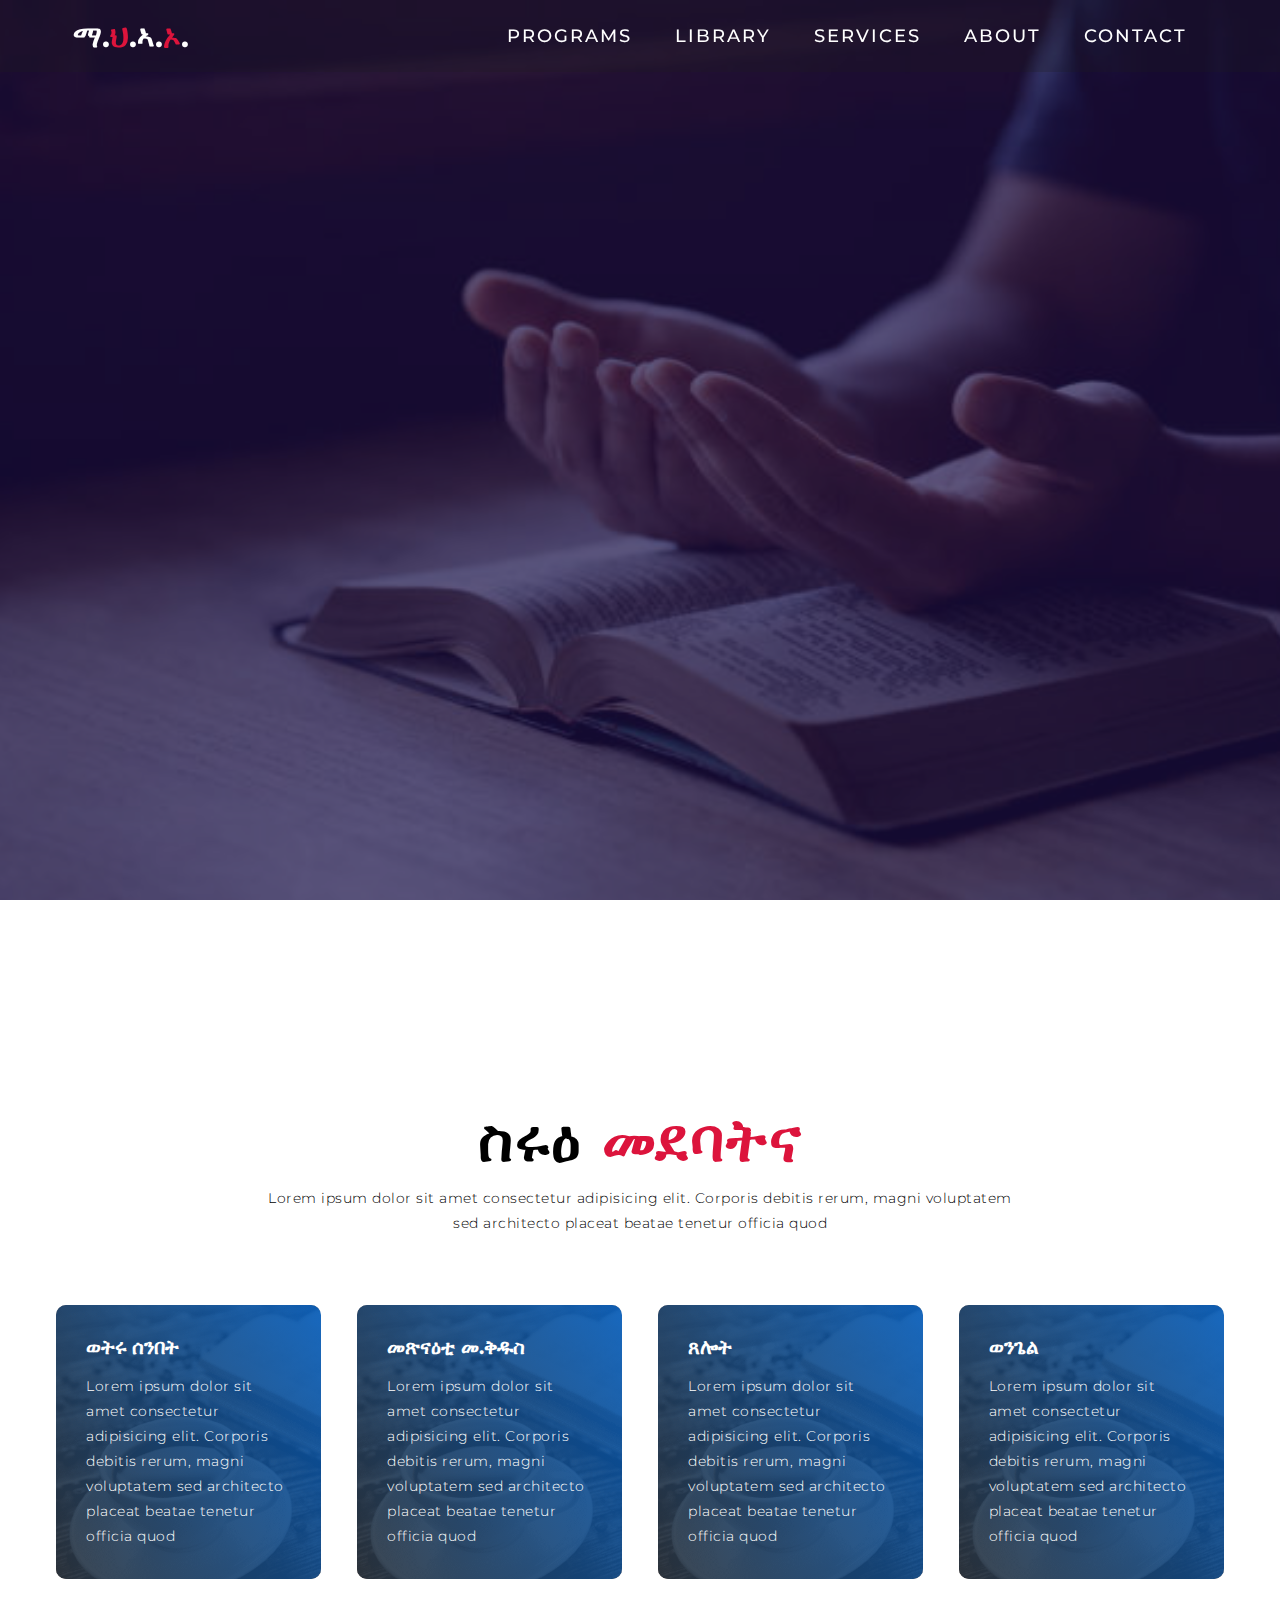
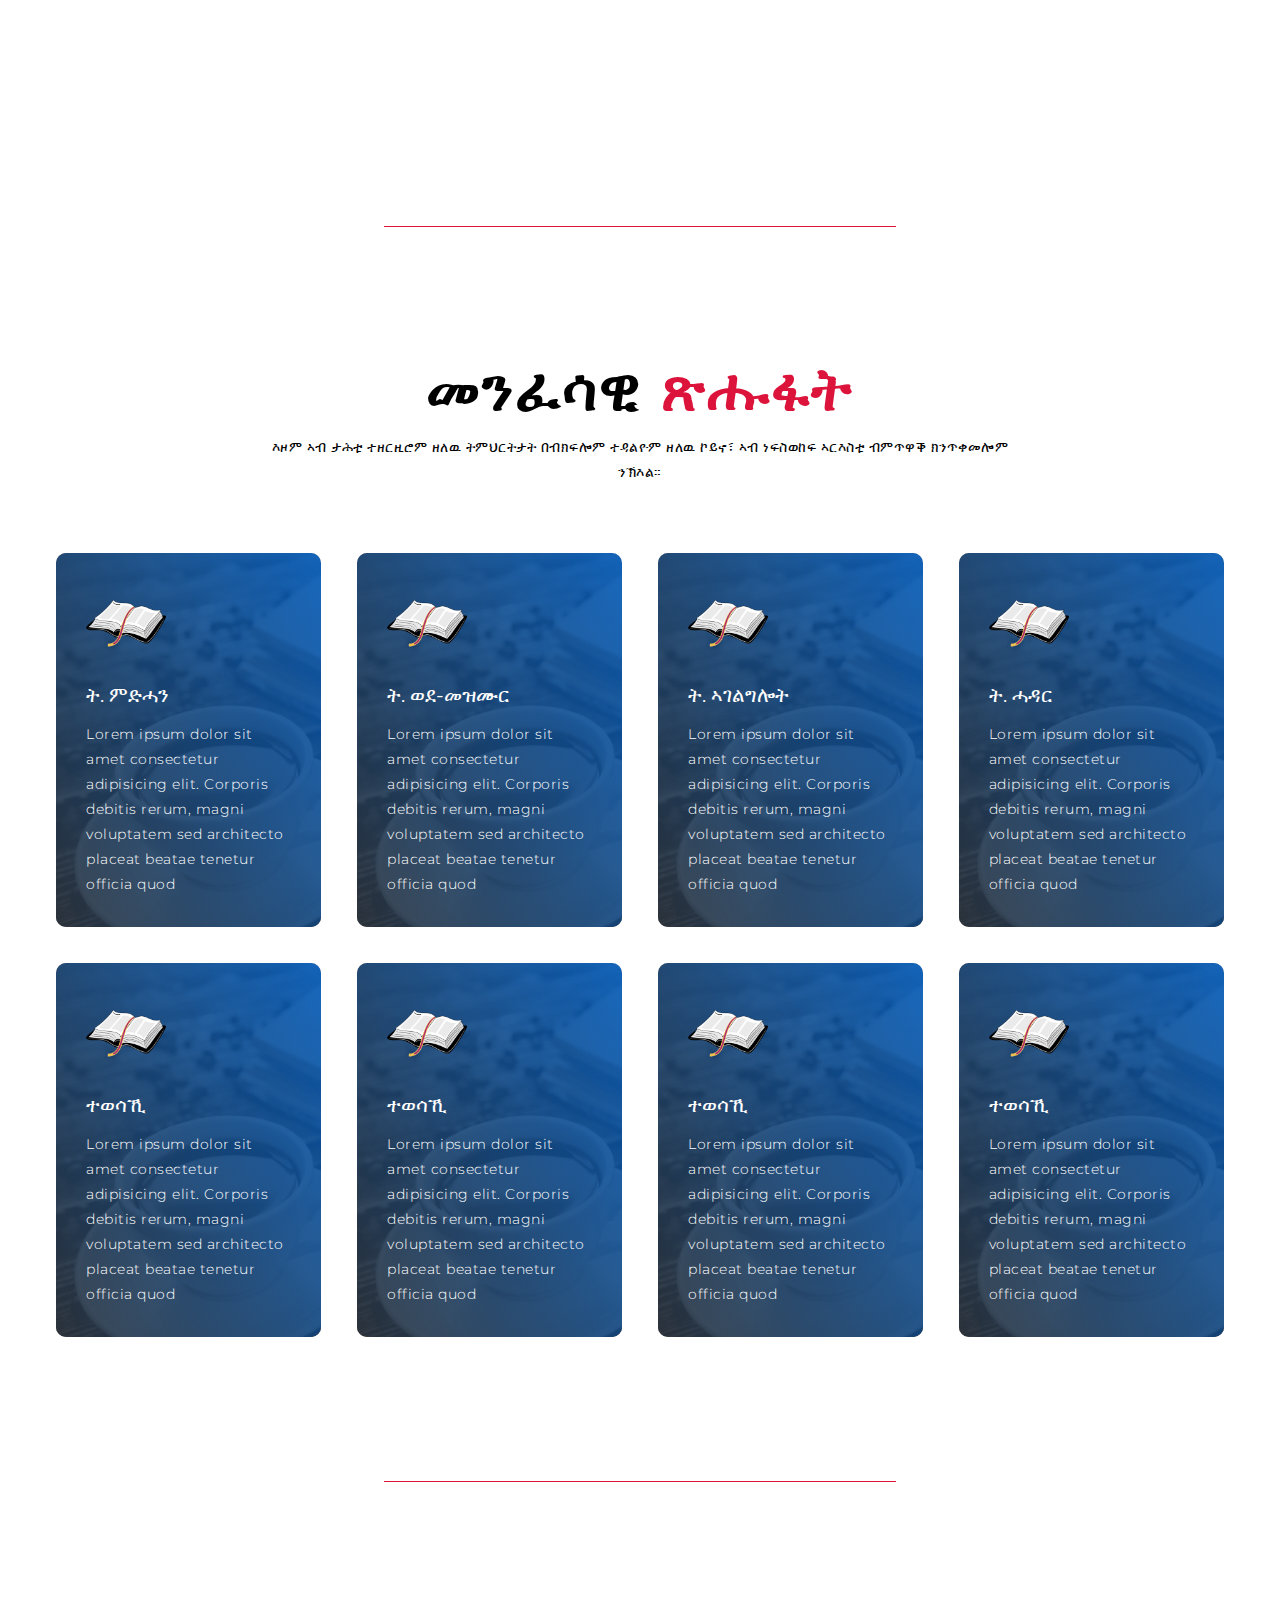
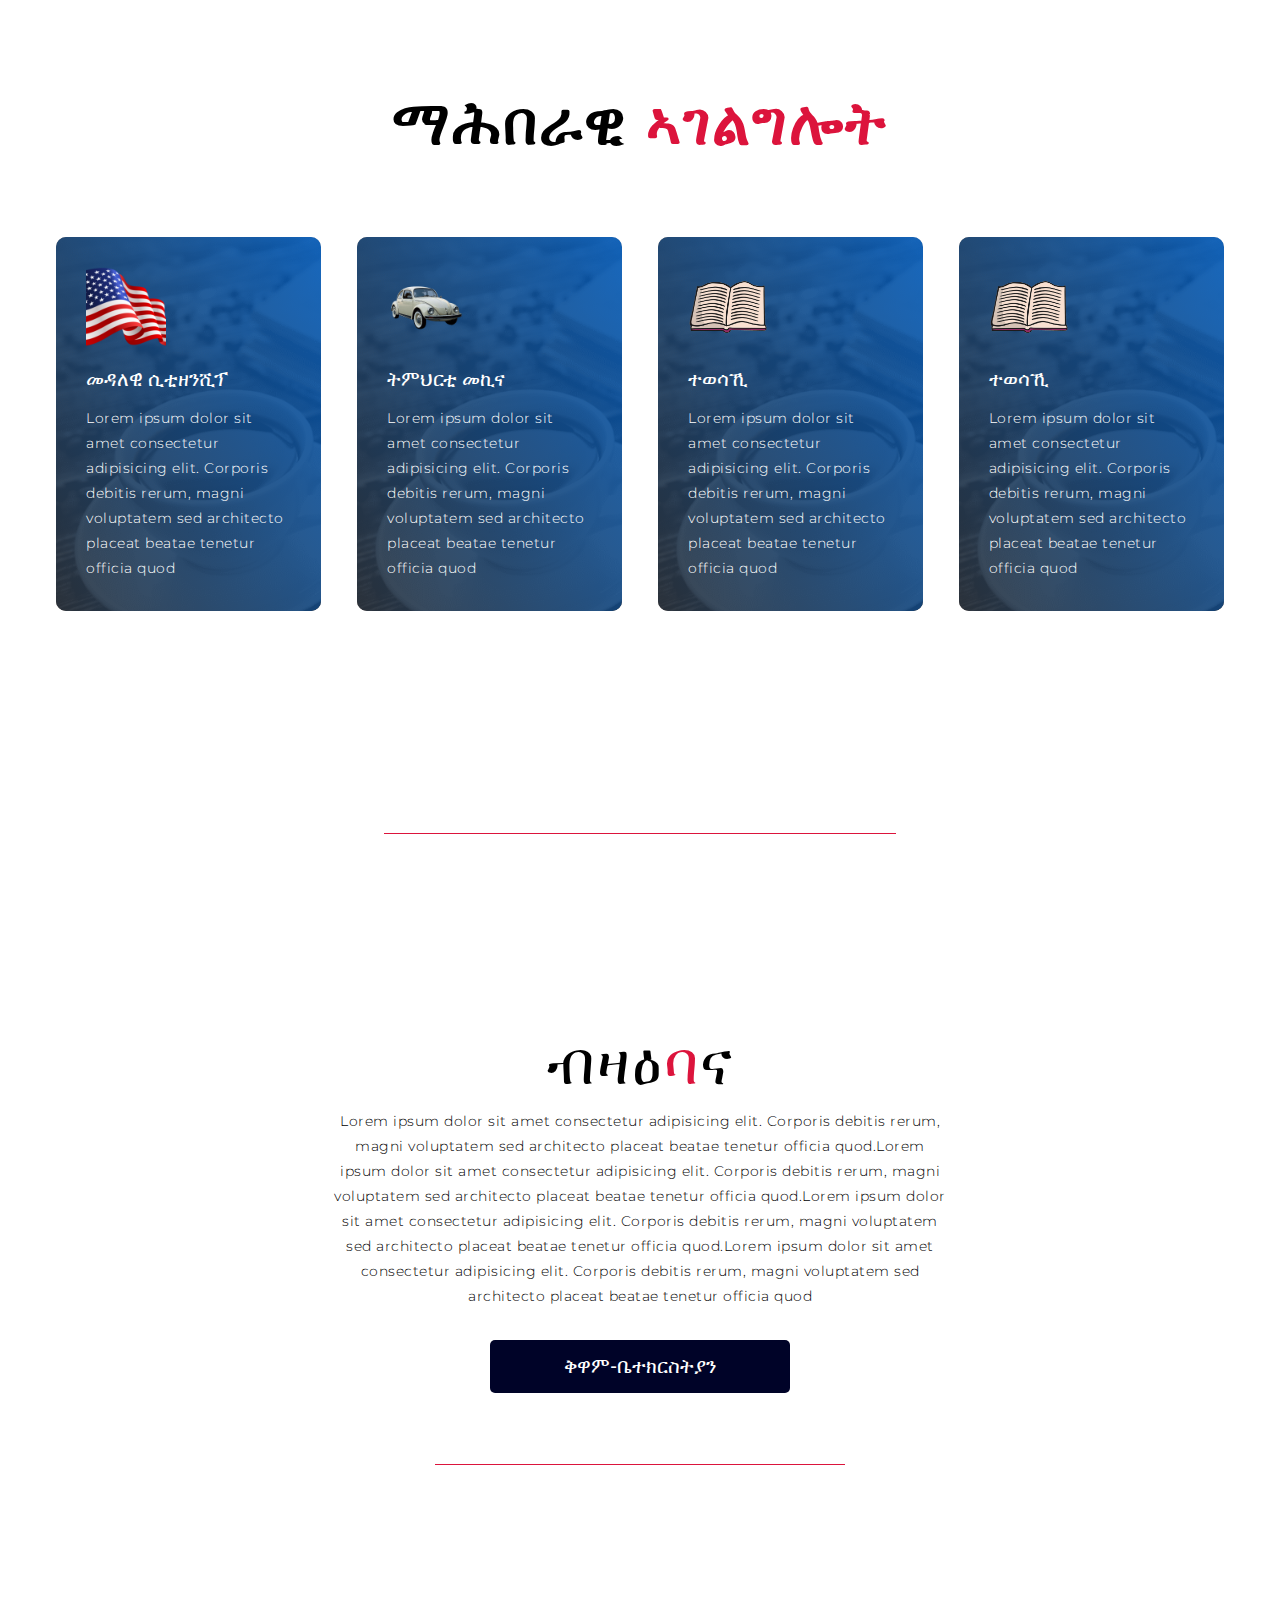
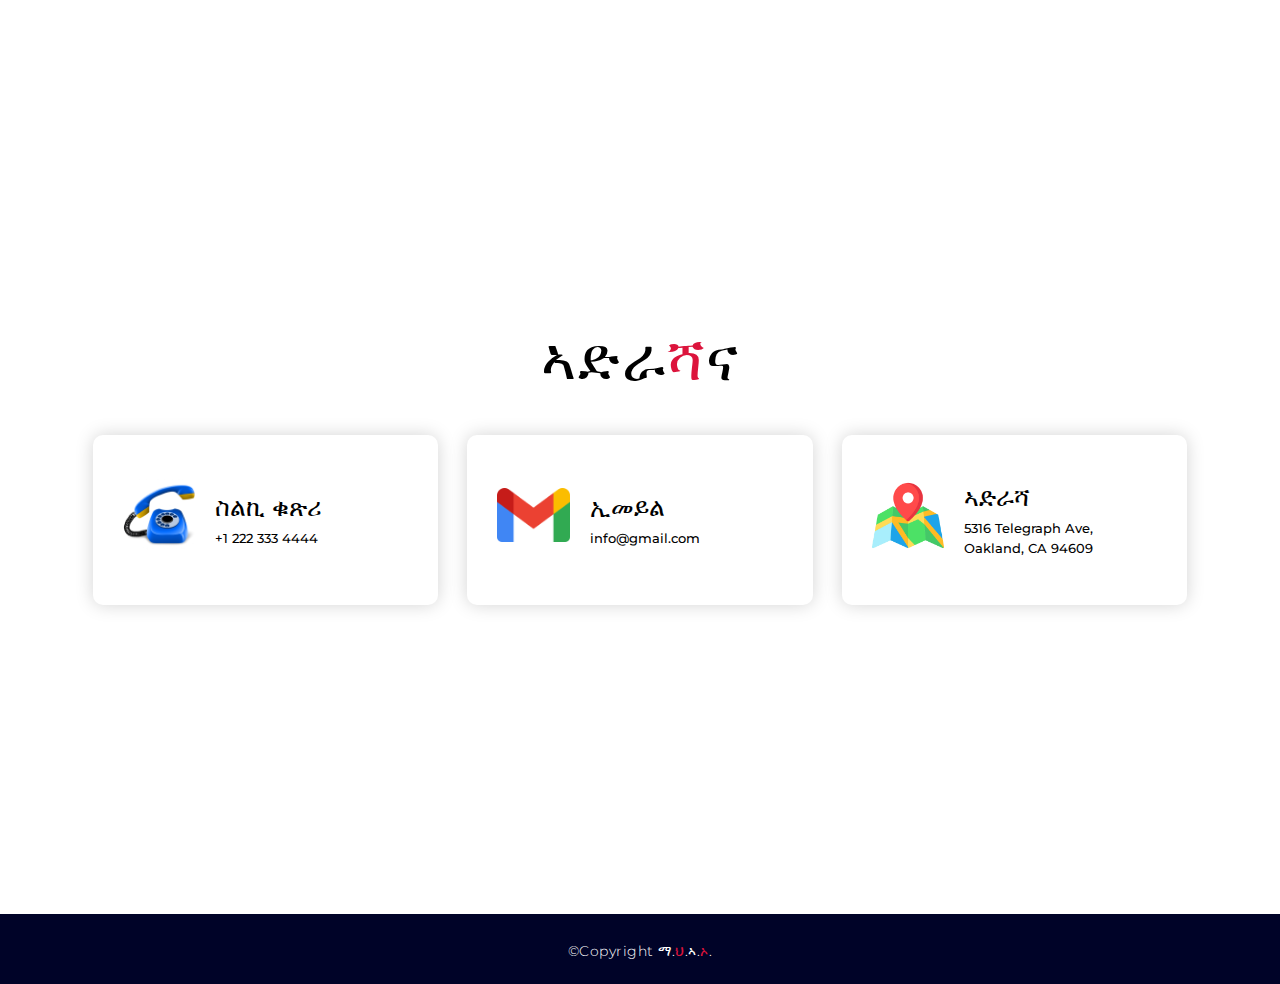
<file: Starter Code Web Dev/index.html>
<!DOCTYPE html>
<html lang="en">

<head>
  <meta charset="UTF-8">
  <meta name="viewport" content="width=device-width, initial-scale=1.0">
  <link rel="stylesheet" href="css/styles.css">
  <title>ማ.ህ.ኣ.ኦ.</title>
</head>

<body>
  <!-- Header -->
  <section id="header">
    <div class="header container">
      <div class="nav-bar">
        <div class="brand">
          <a href="#hero">
            <h1>ማ.<span>ህ</span>.ኣ.<span>ኦ</span>.</h1>
          </a>
        </div>
        <div class="nav-list">
          <div class="hamburger">
            <div class="bar"></div>
          </div>
          <ul>
            <li class="hover-underline-animation"><a href="#programs">Programs</a></li>
            <li class="hover-underline-animation"><a href="#services">Library</a></li>
            <li class="hover-underline-animation"><a href="#study">Services</a></li>
            <li class="hover-underline-animation"><a href="#about">About</a></li>
            <li class="hover-underline-animation"><a href="#contact">Contact</a></li>
          </ul>
        </div>
      </div>
    </div>
  </section>
  <!-- End Header -->


  <!-- Hero Section  -->
  <section id="hero">
    <div class="hero container">
      <div>
        <h1>ሻሎም . . . <span></span></h1>
        <h1>እንቋዕ ብደሓን መጻኹም!<span></span></h1>  
      </div>
    </div>
  </section>
  <!-- End Hero Section  -->

  <!-- Service Section -->
  <section id="programs">
    <div class="services container">
      <div class="service-top">
        <h1 class="section-title">ስሩዕ <span>መደባትና</span></h1>
        <p>Lorem ipsum dolor sit amet consectetur adipisicing elit. Corporis debitis rerum, magni voluptatem sed
            architecto placeat beatae tenetur officia quod</p>
      </div>
      <div class="service-bottom">
        <div class="service-item">
          <h2>ወትሩ ሰንበት</h2>
          <p>Lorem ipsum dolor sit amet consectetur adipisicing elit. Corporis debitis rerum, magni voluptatem sed
            architecto placeat beatae tenetur officia quod</p>
        </div>
        <div class="service-item">
          <h2>መጽናዕቲ መ.ቅዱስ</h2>
          <p>Lorem ipsum dolor sit amet consectetur adipisicing elit. Corporis debitis rerum, magni voluptatem sed
            architecto placeat beatae tenetur officia quod</p>
        </div>
        <div class="service-item">
          <h2>ጸሎት</h2>
          <p>Lorem ipsum dolor sit amet consectetur adipisicing elit. Corporis debitis rerum, magni voluptatem sed
            architecto placeat beatae tenetur officia quod</p>
        </div>
        <div class="service-item">
            <h2>ወንጌል</h2>
            <p>Lorem ipsum dolor sit amet consectetur adipisicing elit. Corporis debitis rerum, magni voluptatem sed
              architecto placeat beatae tenetur officia quod</p>
          </div>
      </div>
    </div>
    <div class="" style="margin:2% 30% 2% 30%; border-top: 1px solid crimson;"></div>
  </section>

  <section id="services">
    <div class="services container">
      <div class="service-top">
        <h1 class="section-title">መንፈሳዊ <span>ጽሑፋት</span></h1>
        <p>እዞም ኣብ ታሕቲ ተዘርዚሮም ዘለዉ ትምህርትታት በብክፍሎም ተዳልዮም ዘለዉ ኮይኖ፣ ኣብ ነፍስወከፍ ኣርእስቲ ብምጥዋቕ ክንጥቀመሎም ንኽእል።</p>
      </div>
      <div class="service-bottom">
        <div class="service-item">
          <div class="icon"><img src="./images/bible.png" /></div>
          <a href="salvation.html">ት. ምድሓን</a>
          <p>Lorem ipsum dolor sit amet consectetur adipisicing elit. Corporis debitis rerum, magni voluptatem sed
             architecto placeat beatae tenetur officia quod</p>
        </div>
        <div class="service-item">
            <div class="icon"><img src="./images/bible.png" /></div>
            <a href="">ት. ወደ-መዝሙር</a>
            <p>Lorem ipsum dolor sit amet consectetur adipisicing elit. Corporis debitis rerum, magni voluptatem sed
                architecto placeat beatae tenetur officia quod</p>
        </div>
        <div class="service-item">
            <div class="icon"><img src="./images/bible.png" /></div>
            <a href="">ት. ኣገልግሎት</a>
            <p>Lorem ipsum dolor sit amet consectetur adipisicing elit. Corporis debitis rerum, magni voluptatem sed
                architecto placeat beatae tenetur officia quod</p>
        </div>
        <div class="service-item">
            <div class="icon"><img src="./images/bible.png" /></div>
            <a href="">ት. ሓዳር</a>
            <p>Lorem ipsum dolor sit amet consectetur adipisicing elit. Corporis debitis rerum, magni voluptatem sed
                architecto placeat beatae tenetur officia quod</p>
        </div>
        <div class="service-item">
            <div class="icon"><img src="./images/bible.png" /></div>
            <a href="">ተወሳኺ</a>
            <p>Lorem ipsum dolor sit amet consectetur adipisicing elit. Corporis debitis rerum, magni voluptatem sed
                architecto placeat beatae tenetur officia quod</p>
        </div>
        <div class="service-item">
            <div class="icon"><img src="./images/bible.png" /></div>
            <a href="">ተወሳኺ</a>
            <p>Lorem ipsum dolor sit amet consectetur adipisicing elit. Corporis debitis rerum, magni voluptatem sed
                architecto placeat beatae tenetur officia quod</p>
        </div>
        <div class="service-item">
            <div class="icon"><img src="./images/bible.png" /></div>
          <a href="">ተወሳኺ</a>
          <p>Lorem ipsum dolor sit amet consectetur adipisicing elit. Corporis debitis rerum, magni voluptatem sed
            architecto placeat beatae tenetur officia quod</p>
        </div>
        <div class="service-item">
            <div class="icon"><img src="./images/bible.png" /></div>
          <a href="">ተወሳኺ</a>
          <p>Lorem ipsum dolor sit amet consectetur adipisicing elit. Corporis debitis rerum, magni voluptatem sed
            architecto placeat beatae tenetur officia quod</p>
        </div>
      </div>
    </div>
    <div class="" style="margin:2% 30% 2% 30%; border-top: 1px solid crimson;"></div>
  </section>

  <!-- Service continuation-->
  <section id="study">
    <div id="services">
        <div class="services container">
            <div class="service-top">
                <h1  class="section-title">ማሕበራዊ <span>ኣገልግሎት</span></h1>
            </div>
          <div class="service-bottom">
            <div class="service-item">
                <div class="icon"><img src="./images/flag.png" /></div>
                <a href="naturalization.html">መዳለዊ ሲቲዘንሺፕ</a>
                <p>Lorem ipsum dolor sit amet consectetur adipisicing elit. Corporis debitis rerum, magni voluptatem sed
                  architecto placeat beatae tenetur officia quod</p>
            </div>
            <div class="service-item">
                <div class="icon"><img src="./images/car.png" /></div>
                <a href="">ትምህርቲ መኪና</a>
                <p>Lorem ipsum dolor sit amet consectetur adipisicing elit. Corporis debitis rerum, magni voluptatem sed
                  architecto placeat beatae tenetur officia quod</p>
            </div>
            <div class="service-item">
                <div class="icon"><img src="./images/book.png" /></div>
                <a href="">ተወሳኺ</a>
                <p>Lorem ipsum dolor sit amet consectetur adipisicing elit. Corporis debitis rerum, magni voluptatem sed
                  architecto placeat beatae tenetur officia quod</p>
            </div>
            <div class="service-item">
                <div class="icon"><img src="./images/book.png" /></div>
                <a href="">ተወሳኺ</a>
                <p>Lorem ipsum dolor sit amet consectetur adipisicing elit. Corporis debitis rerum, magni voluptatem sed
                  architecto placeat beatae tenetur officia quod</p>
            </div>
          </div>
        </div>
    </div>
    <div class="" style="margin:2% 30% 2% 30%; border-top: 1px solid crimson;"></div>  
  </section>
  <!-- End Service Section -->

  <!-- About Section -->
  <section id="about">
    <div class="">
        <h1 class="section-title">ብዛዕ<span>ባ</span>ና</h1>
        <p>Lorem ipsum dolor sit amet consectetur adipisicing elit. Corporis debitis rerum, magni voluptatem sed
            architecto placeat beatae tenetur officia quod.Lorem ipsum dolor sit amet consectetur adipisicing elit. Corporis debitis rerum, magni voluptatem sed
            architecto placeat beatae tenetur officia quod.Lorem ipsum dolor sit amet consectetur adipisicing elit. Corporis debitis rerum, magni voluptatem sed
            architecto placeat beatae tenetur officia quod.Lorem ipsum dolor sit amet consectetur adipisicing elit. Corporis debitis rerum, magni voluptatem sed
            architecto placeat beatae tenetur officia quod</p>
      </div>
      <button class="btn">ቅዋም-ቤተክርስትያን</button>
      <div class="" style="margin:2% 30% 2% 30%; border-top: 1px solid crimson;"></div>  
  </section>

  <!-- Contact Section -->
  <section id="contact">
    <div class="contact container">
      <div>
        <h1 class="section-title">ኣድራ<span>ሻ</span>ና</h1>
      </div>
      <!-- <div style="margin: 3rem;"></div> -->
      <div class="contact-items">
        <div class="contact-item">
          <div class="icon"><img src="./images/phone.png" /></div>
          <div class="contact-info">
            <h1>ስልኪ ቁጽሪ</h1>
            <h2>+1 222 333 4444</h2>
          </div>
        </div>
        <div class="contact-item">
          <div class="icon"><img src="./images/email.png" /></div>
          <div class="contact-info">
            <h1>ኢመይል</h1>
            <a href="">info@gmail.com</a>
          </div>
        </div>
        <div class="contact-item">
          <div class="icon"><img src="./images/address.png" /></div>
          <div class="contact-info">
            <h1>ኣድራሻ</h1>
            <h2>5316 Telegraph Ave, Oakland, CA 94609</h2>
          </div>
        </div>
      </div>
    </div>
  </section>
  <!-- End Contact Section -->

  <!-- Footer Section -->
  <section id="footer">
    <p>&copyCopyright ማ.<span class="crimson">ህ</span>.ኣ.<span class="crimson">ኦ</span>.</p>
  </section>
  <!-- End Footer Section -->


  
        
  <script src="js/script.js"></script>
</body>

</html>
</file>
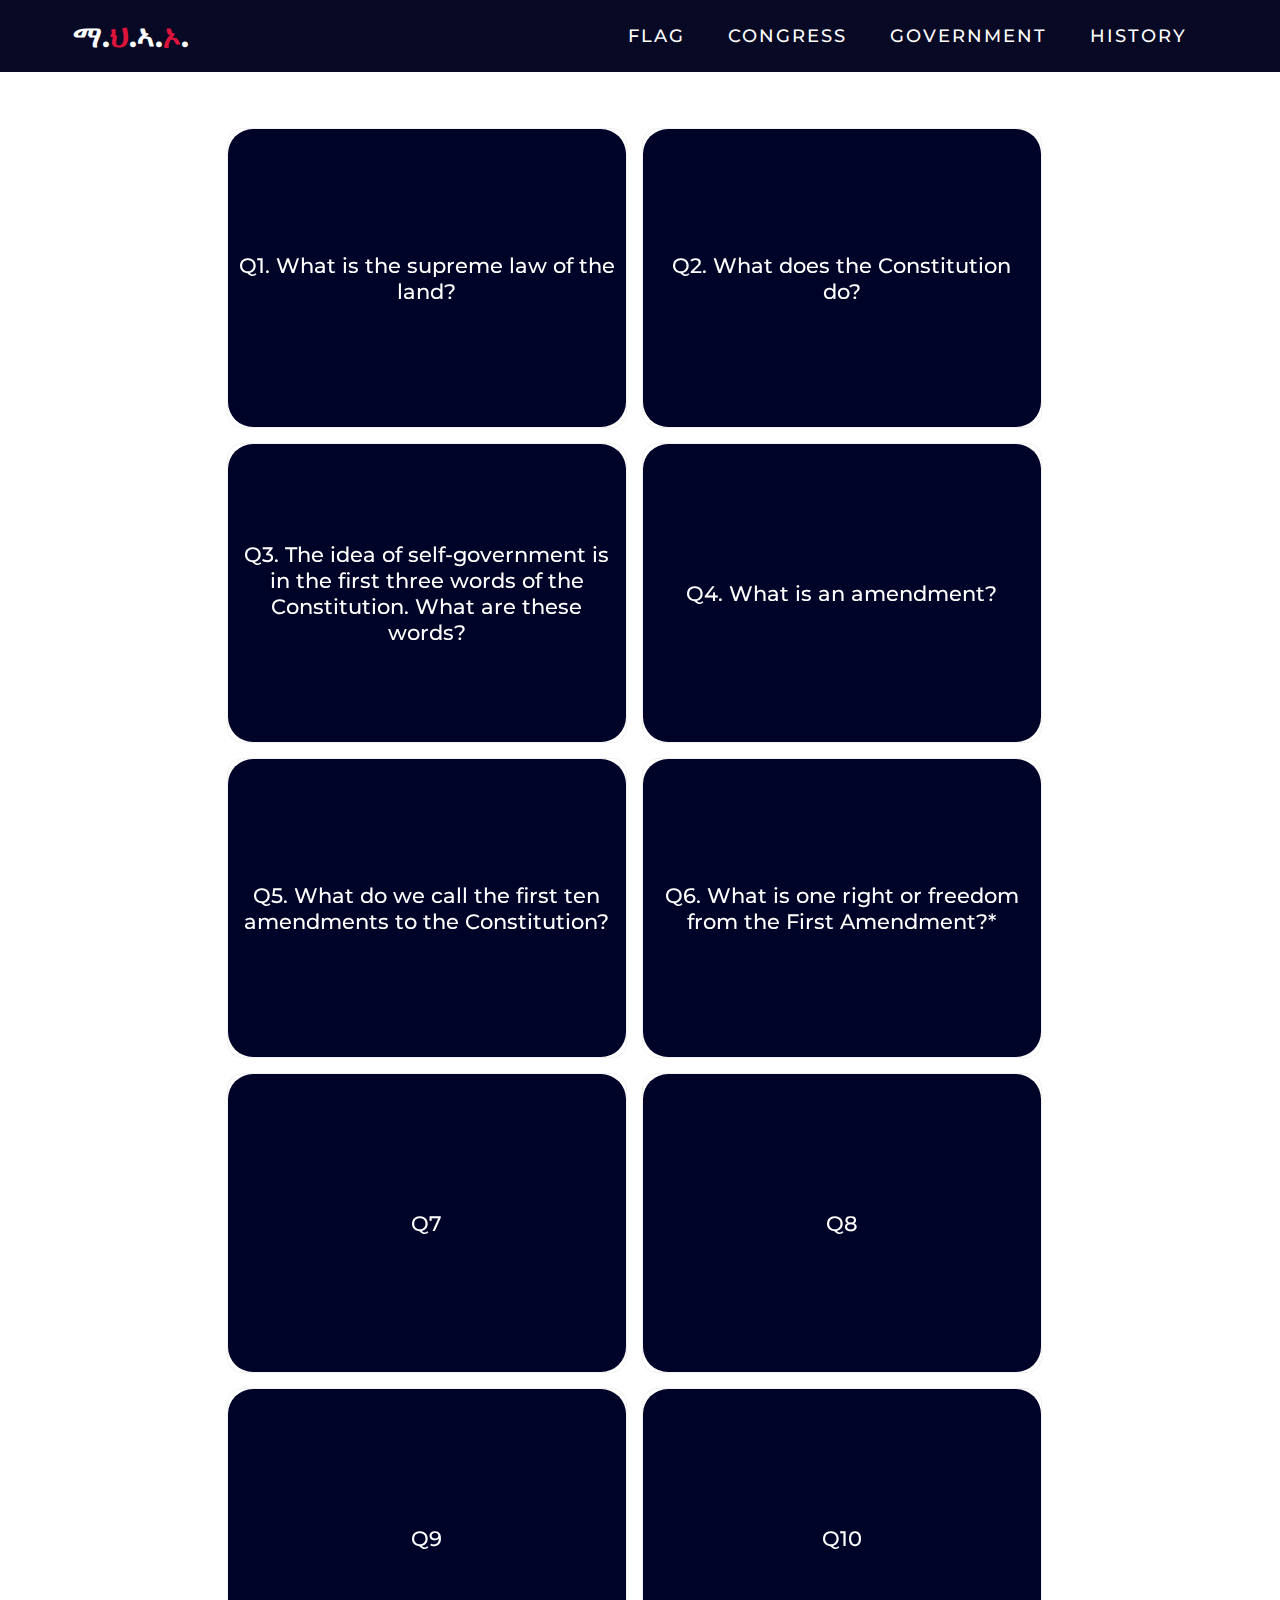
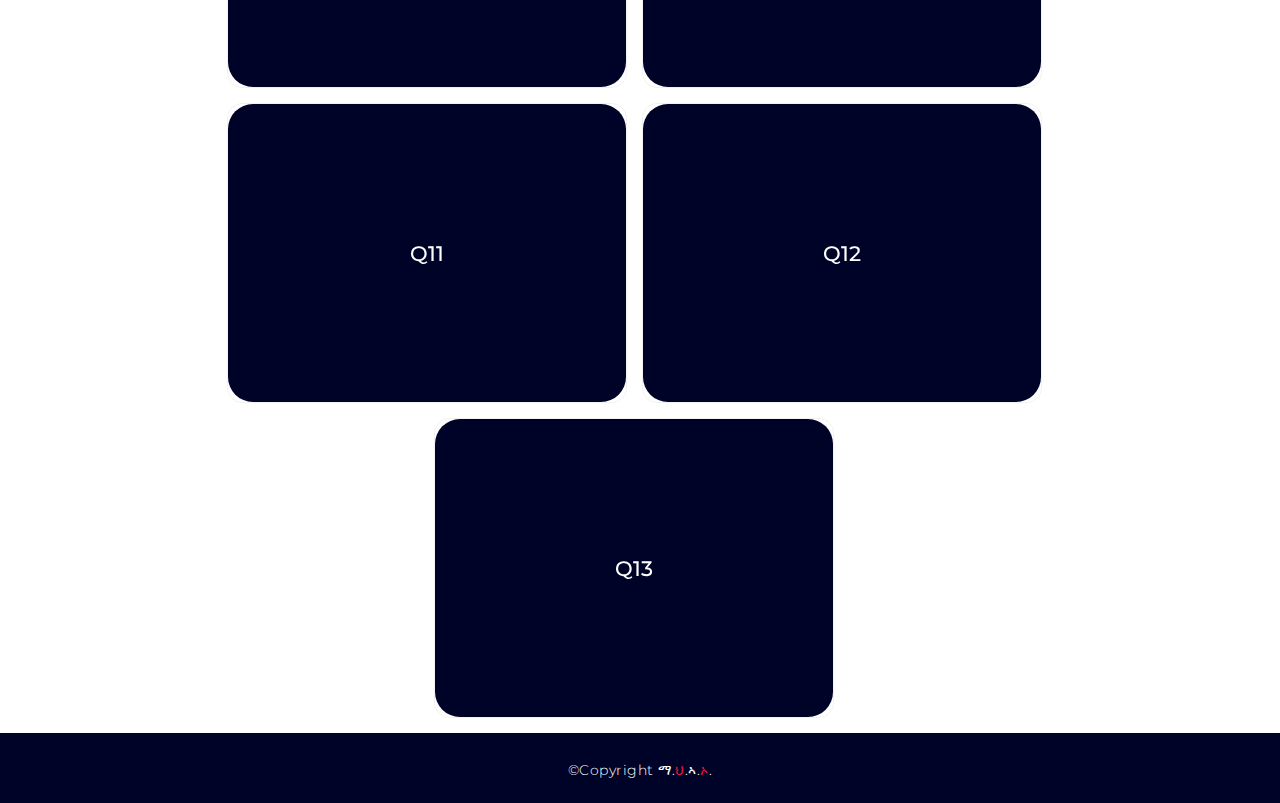
<file: Starter Code Web Dev/naturalization.html>
<!DOCTYPE html>
<html lang="en">

<head>
  <meta charset="UTF-8">
  <meta name="viewport" content="width=device-width, initial-scale=1.0">
  <link rel="stylesheet" href="css/styles.css">
  <title>ማ.ህ.ኣ.ኦ.</title>
</head>

<body>
  <!-- Header -->
  <section id="header" style="background-color: #000328;">
    <div class="header container">
      <div class="nav-bar">
        <div class="brand">
          <a href="index.html">
            <h1>ማ.<span>ህ</span>.ኣ.<span>ኦ</span>.</h1>
          </a>
        </div>
        <div class="nav-list">
          <div class="hamburger">
            <div class="bar"></div>
          </div>
          <ul>
            <li class="hover-underline-animation"><a href="#">Flag</a></li>
            <li class="hover-underline-animation"><a href="#">Congress</a></li>
            <li class="hover-underline-animation"><a href="#">Government</a></li>
            <li class="hover-underline-animation"><a href="#">History</a></li>
   
          </ul>
        </div>
      </div>
    </div>
  </section>
  <!-- End Header -->
  <section style="padding: 5%;">

  </section>



  <section class="naturalization">
    <div class="flip-card-click">
        <div class="flip-card-inner" tab-index="0">
          <div class="flip-card-front">
            <h2>Q1. What is the supreme law of the land?</h2>
          </div>
          <div class="flip-card-back">
            <p>Answer: the Constitution</p>
          </div>
        </div>
      </div>
      <div class="flip-card-click">
        <div class="flip-card-inner" tab-index="0">
          <div class="flip-card-front">
            <h2>Q2. What does the Constitution do?</h2>
          </div>
          <div class="flip-card-back">
            <p>sets up the government <br> defines the government <br> protects basic rights of Americans</p>
          </div>
        </div>
      </div>
      <div class="flip-card-click">
        <div class="flip-card-inner" tab-index="0">
          <div class="flip-card-front">
            <h2>Q3. The idea of self-government is in the first three words of the Constitution. What are these words?</h2>
          </div>
          <div class="flip-card-back">
            <p>We the People</p>
          </div>
        </div>
      </div>
      <div class="flip-card-click">
        <div class="flip-card-inner" tab-index="0">
          <div class="flip-card-front">
            <h2>Q4. What is an amendment?</h2>
          </div>
          <div class="flip-card-back">
            <p>a change (to the Constitution) <br> an addition (to the Constitution)</p>
          </div>
        </div>
      </div>
      <div class="flip-card-click">
        <div class="flip-card-inner" tab-index="0">
          <div class="flip-card-front">
            <h2>Q5. What do we call the first ten amendments to the Constitution?</h2>
          </div>
          <div class="flip-card-back">
            <p>the Bill of Rights</p>
          </div>
        </div>
      </div>
      <div class="flip-card-click">
        <div class="flip-card-inner" tab-index="0">
          <div class="flip-card-front">
            <h2>Q6. What is one right or freedom from the First Amendment?*</h2>
          </div>
          <div class="flip-card-back">
            <p>speech <br>
                religion <br>
                assembly <br>
                press <br>
                petition the government
            </p>
          </div>
        </div>
      </div>
      <div class="flip-card-click">
        <div class="flip-card-inner" tab-index="0">
          <div class="flip-card-front">
            <h2>Q7</h2>
          </div>
          <div class="flip-card-back">
            <p></p>
          </div>
        </div>
      </div>
      <div class="flip-card-click">
        <div class="flip-card-inner" tab-index="0">
          <div class="flip-card-front">
            <h2>Q8</h2>
          </div>
          <div class="flip-card-back">
            <p></p>
          </div>
        </div>
      </div>
      <div class="flip-card-click">
        <div class="flip-card-inner" tab-index="0">
          <div class="flip-card-front">
            <h2>Q9</h2>
          </div>
          <div class="flip-card-back">
            <p></p>
          </div>
        </div>
      </div>
      <div class="flip-card-click">
        <div class="flip-card-inner" tab-index="0">
          <div class="flip-card-front">
            <h2>Q10</h2>
          </div>
          <div class="flip-card-back">
            <p></p>
          </div>
        </div>
      </div>
      <div class="flip-card-click">
        <div class="flip-card-inner" tab-index="0">
          <div class="flip-card-front">
            <h2>Q11</h2>
          </div>
          <div class="flip-card-back">
            <p></p>
          </div>
        </div>
      </div>
      <div class="flip-card-click">
        <div class="flip-card-inner" tab-index="0">
          <div class="flip-card-front">
            <h2>Q12</h2>
          </div>
          <div class="flip-card-back">
            <p></p>
          </div>
        </div>
      </div>
      <div class="flip-card-click">
        <div class="flip-card-inner" tab-index="0">
          <div class="flip-card-front">
            <h2>Q13</h2>
          </div>
          <div class="flip-card-back">
            <p></p>
          </div>
        </div>
      </div>
  </section>

  

  <!-- Footer Section -->
  <section id="footer">
    <p>&copyCopyright ማ.<span class="crimson">ህ</span>.ኣ.<span class="crimson">ኦ</span>.</p>
  </section>
  <!-- End Footer Section -->


  
        
  <script src="js/script.js"></script>
</body>

</html>
</file>
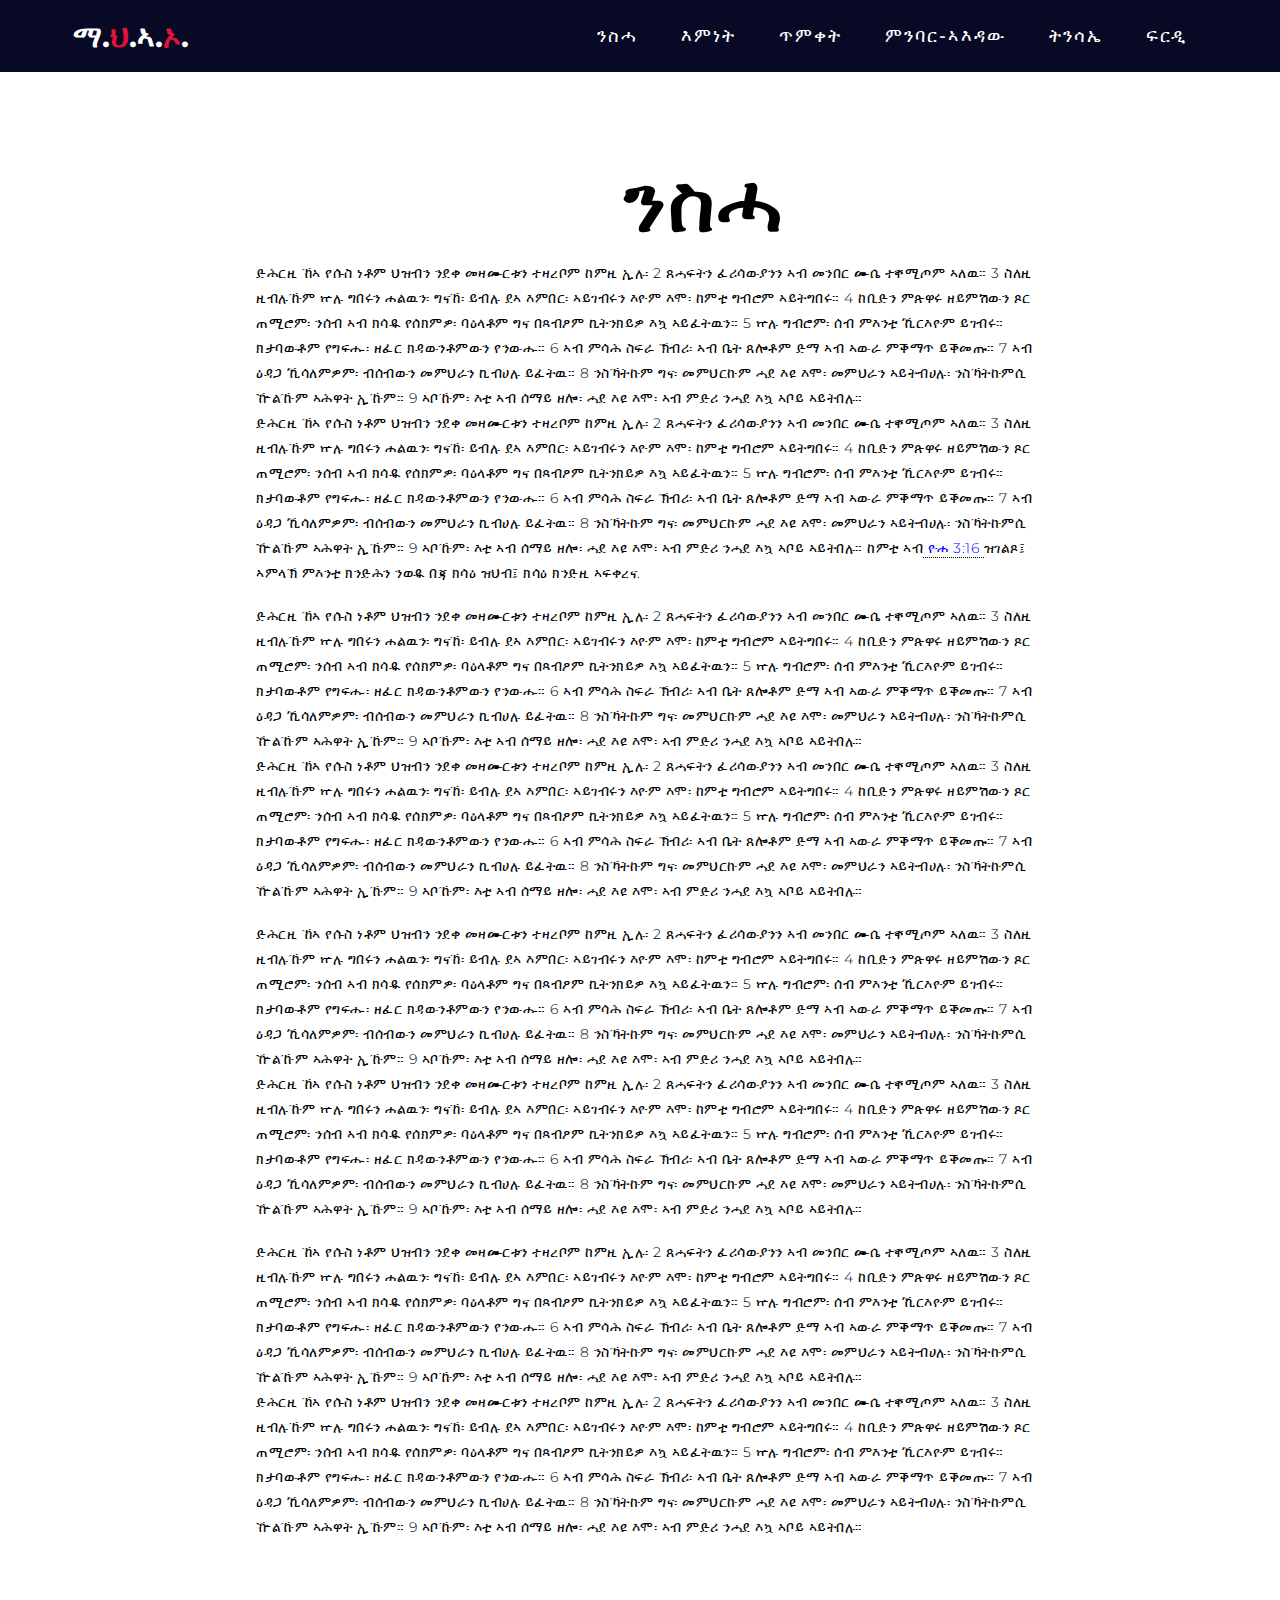
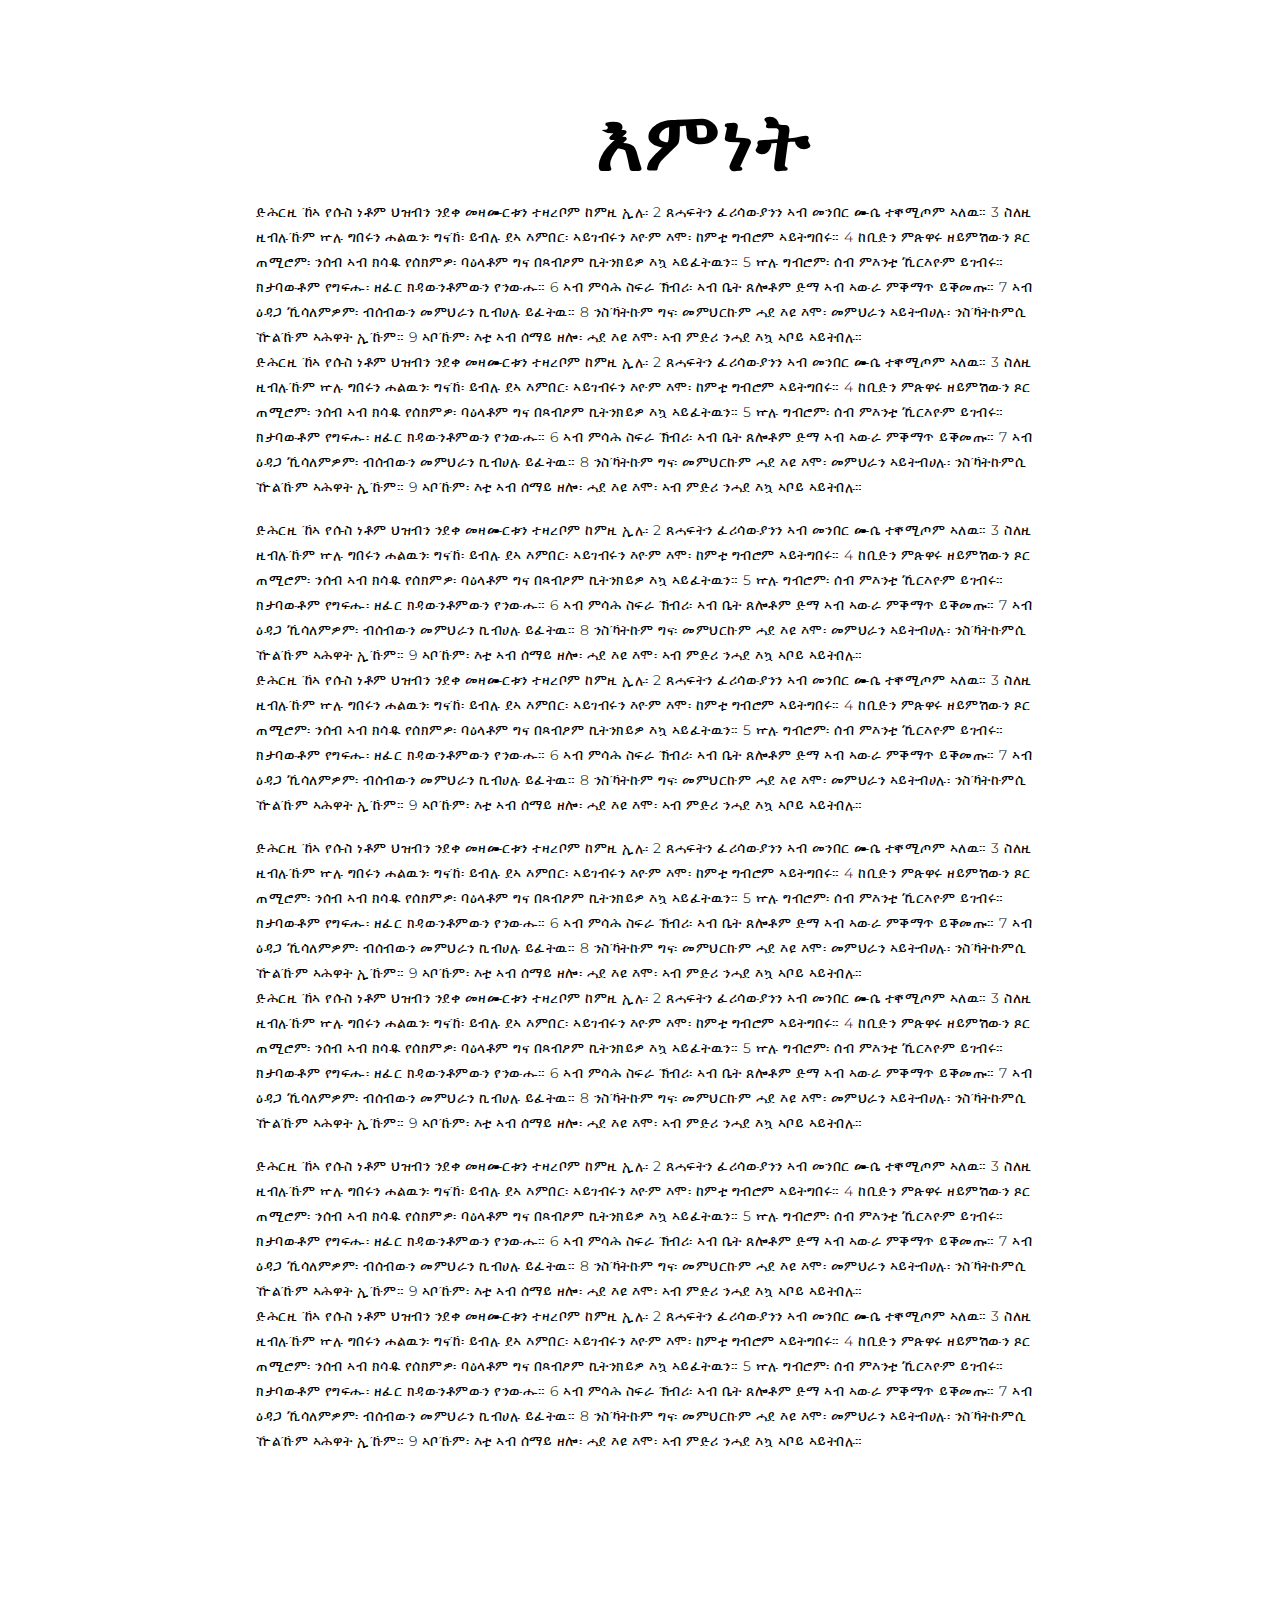
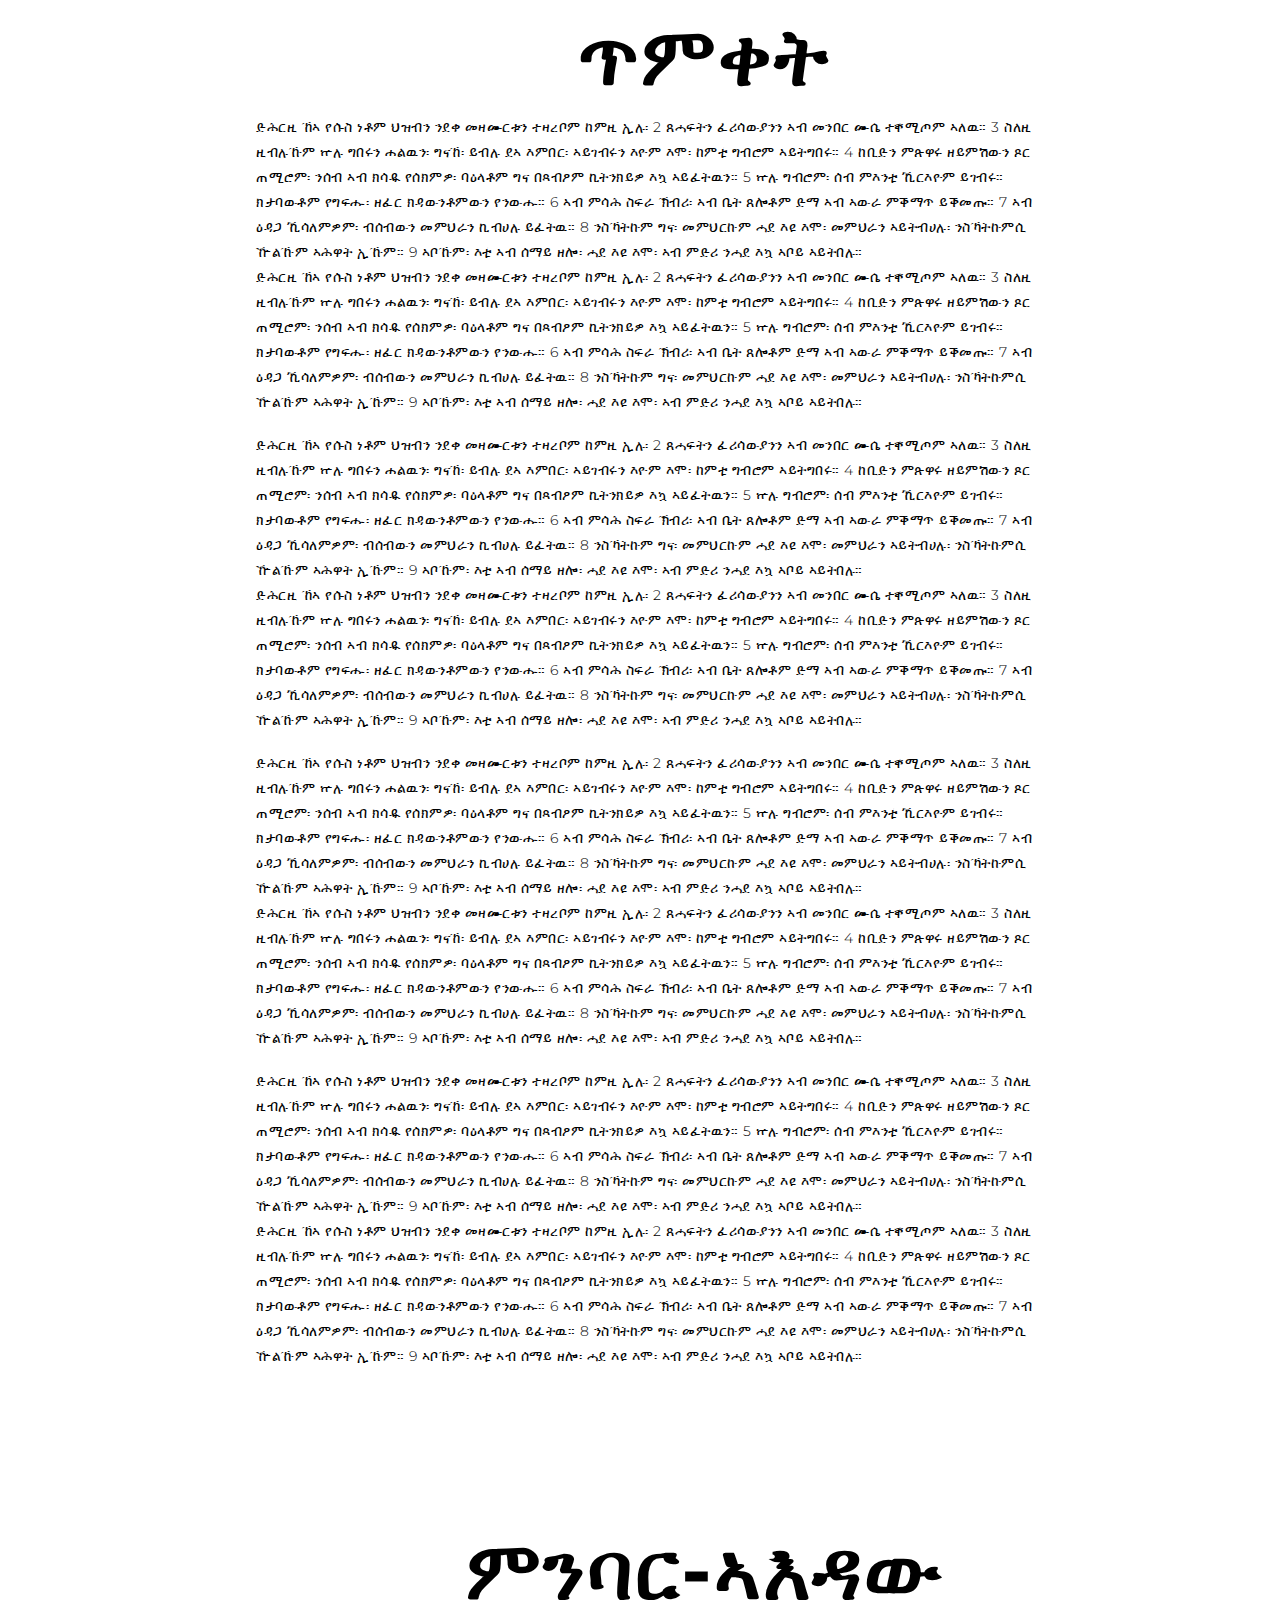
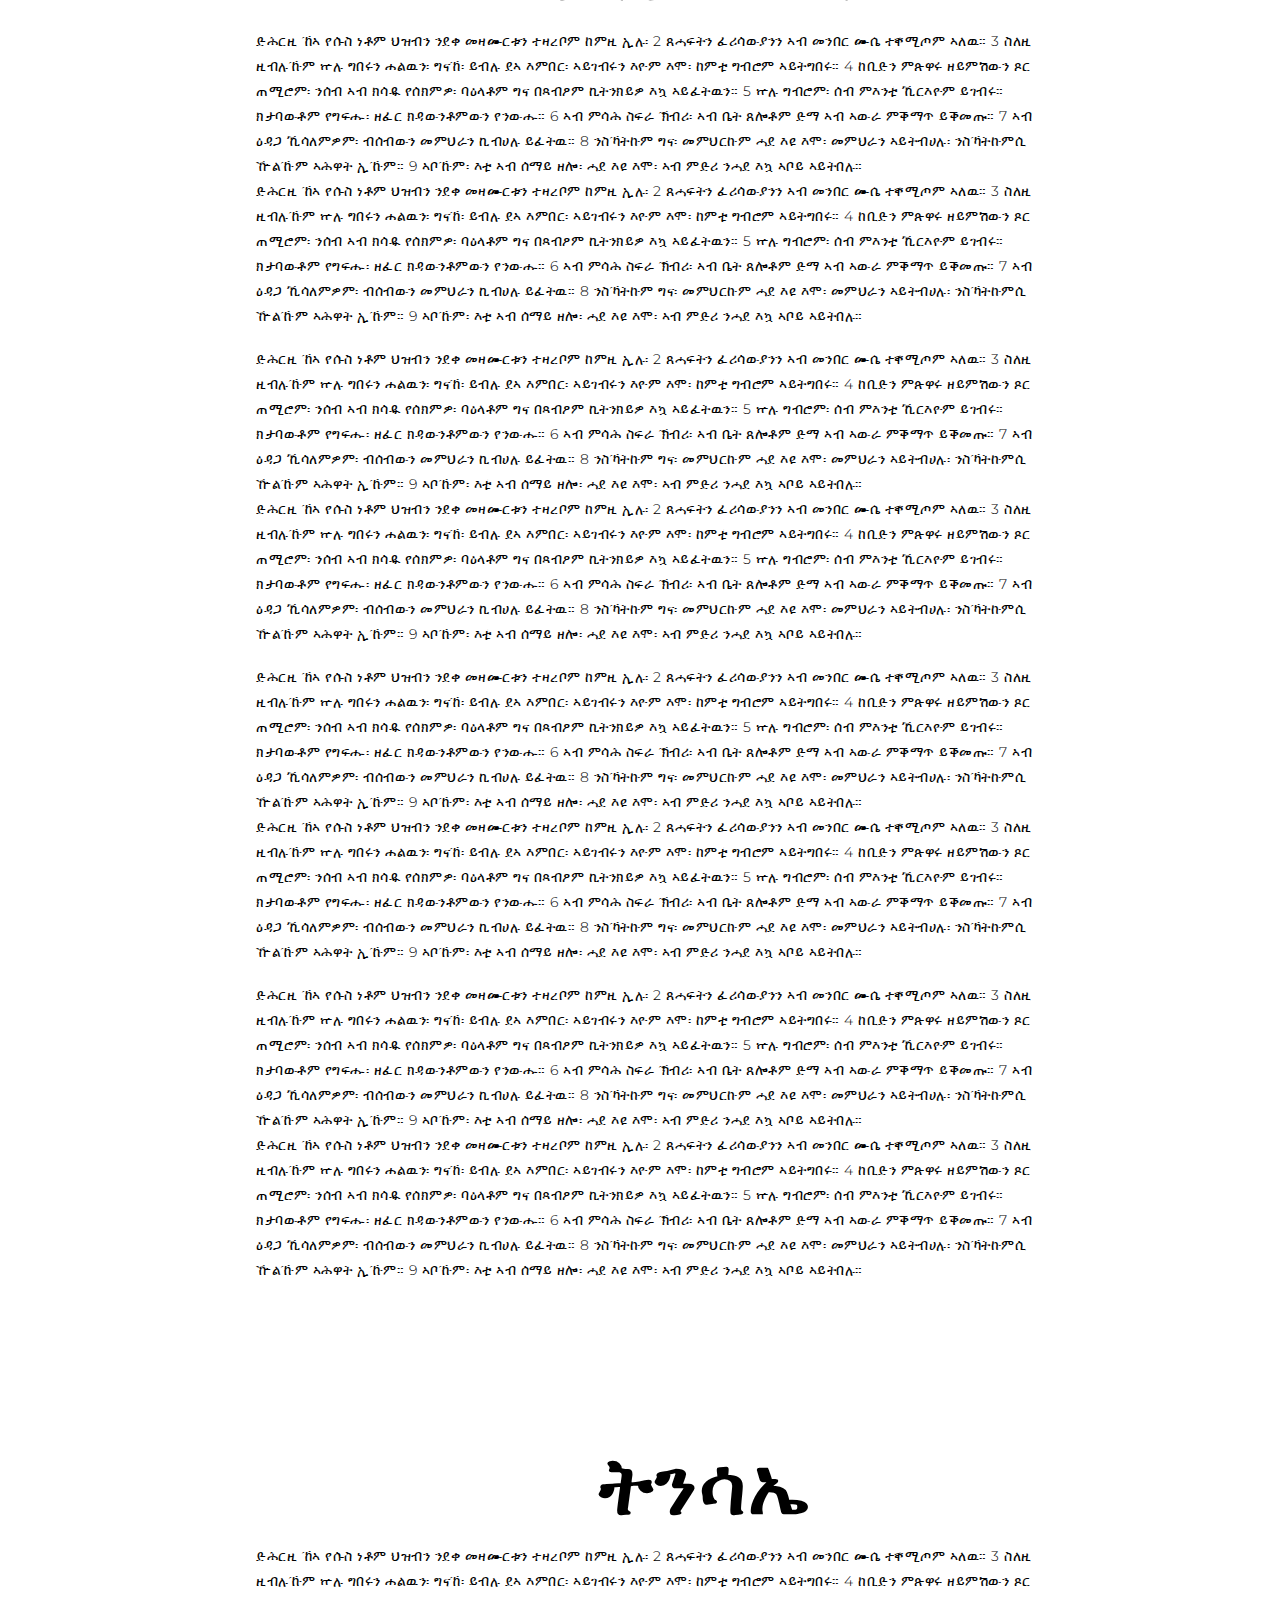
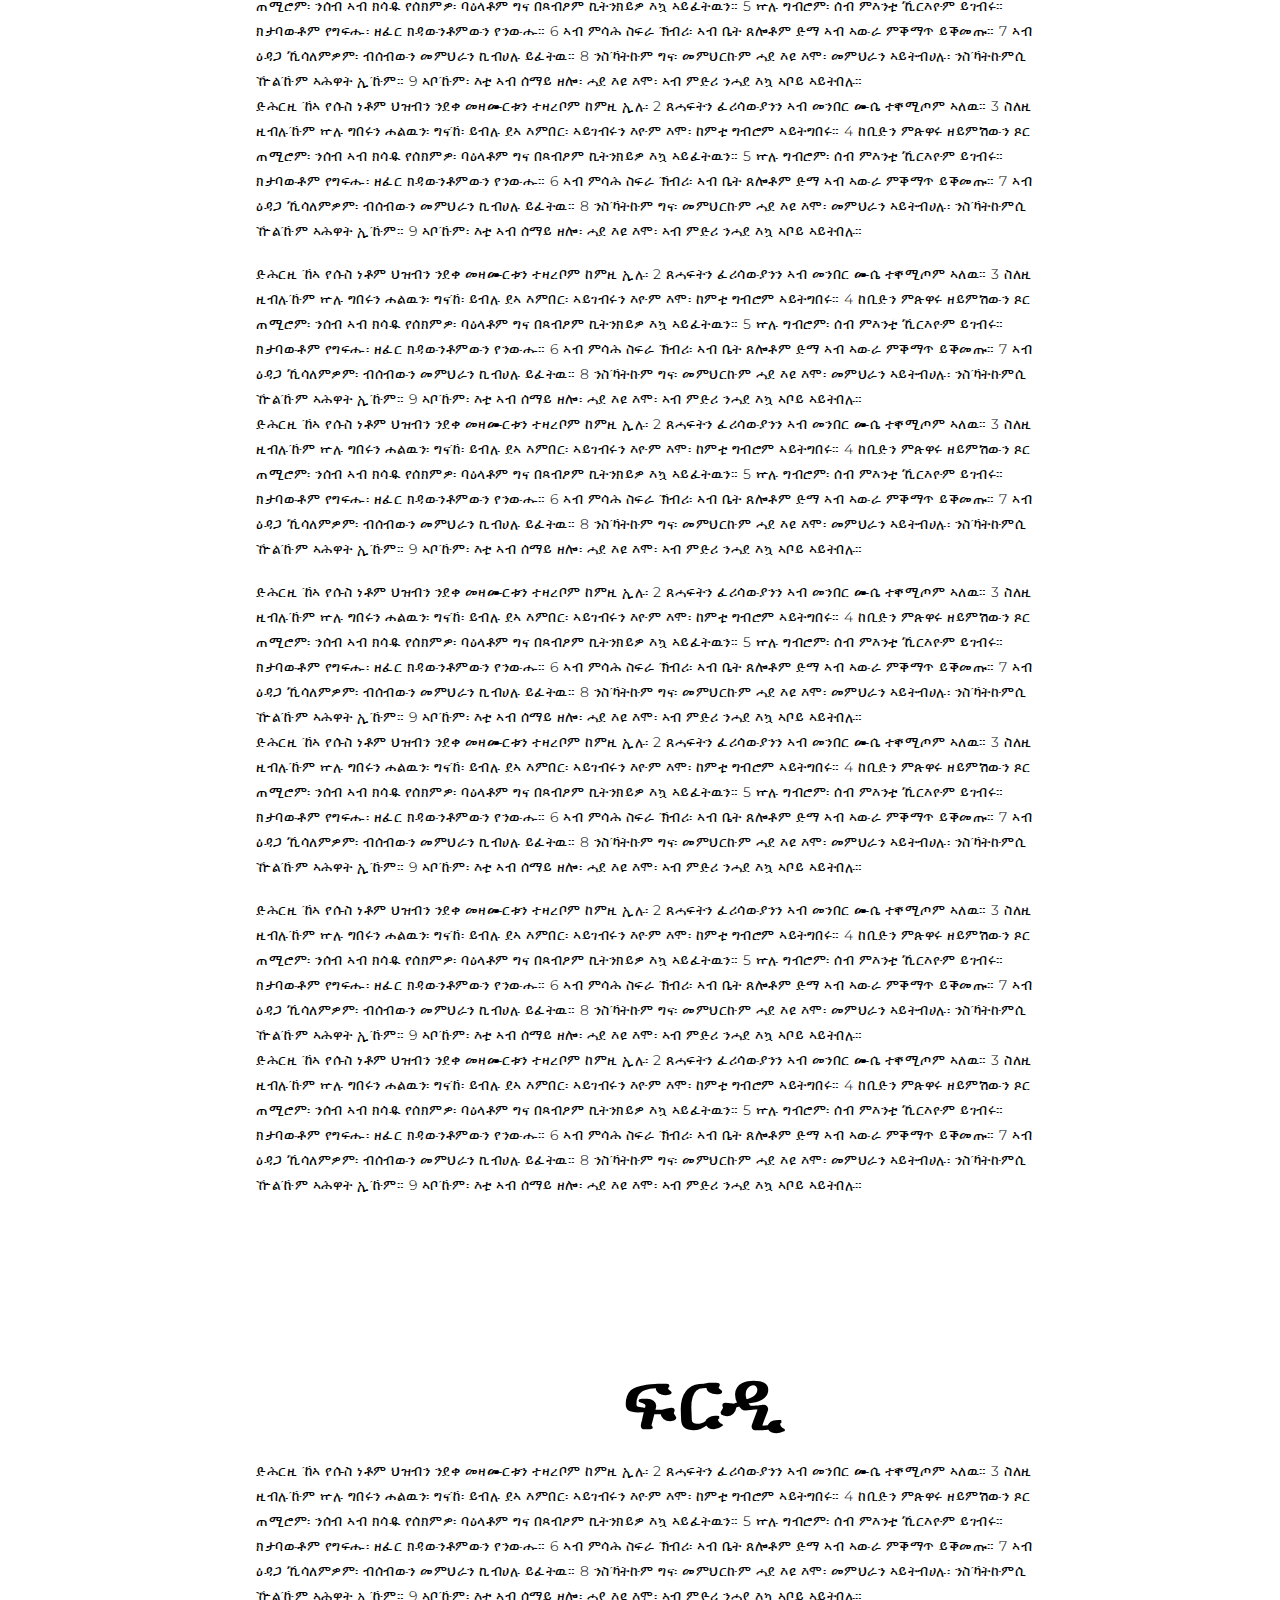
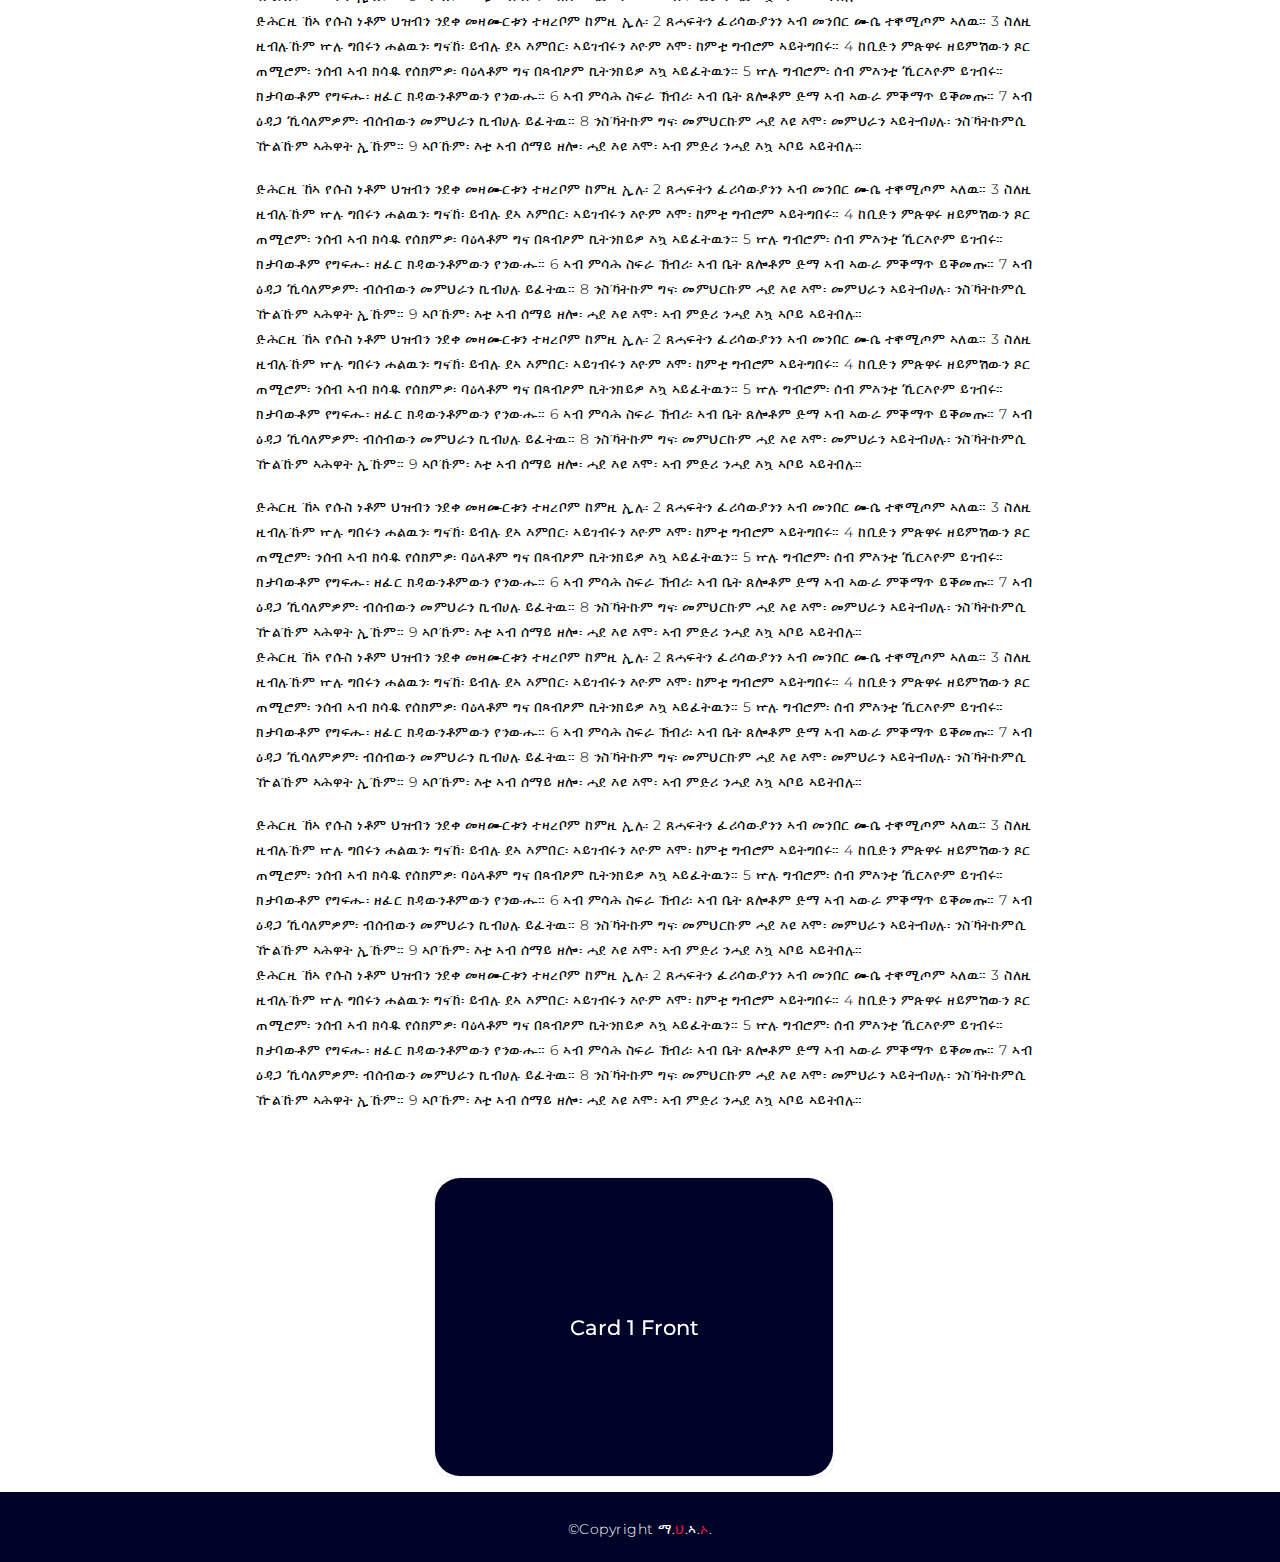
<file: Starter Code Web Dev/salvation.html>
<!DOCTYPE html>
<html lang="en">

<head>
  <meta charset="UTF-8">
  <meta name="viewport" content="width=device-width, initial-scale=1.0">
  <link rel="stylesheet" href="css/styles.css">
  <title>ማ.ህ.ኣ.ኦ.</title>
</head>

<body>
  <!-- Header -->
  <section id="header" style="background-color: #000328;">
    <div class="header container">
      <div class="nav-bar">
        <div class="brand">
          <a href="index.html">
            <h1>ማ.<span>ህ</span>.ኣ.<span>ኦ</span>.</h1>
          </a>
        </div>
        <div class="nav-list">
          <div class="hamburger">
            <div class="bar"></div>
          </div>
          <ul>
            <li class="hover-underline-animation"><a href="#ንስሓ">ንስሓ</a></li>
            <li class="hover-underline-animation"><a href="#እምነት">እምነት</a></li>
            <li class="hover-underline-animation"><a href="#ጥምቀት">ጥምቀት</a></li>
            <li class="hover-underline-animation"><a href="#ምንባር-ኣእዳው">ምንባር-ኣእዳው</a></li>
            <li class="hover-underline-animation"><a href="#ትንሳኤ">ትንሳኤ</a></li>
            <li class="hover-underline-animation"><a href="#ፍርዲ">ፍርዲ</a></li>
          </ul>
        </div>
      </div>
    </div>
  </section>
  <!-- End Header -->



  <section id="ንስሓ">
    <div class="salvation-content">
        <div class="section-title salvation-topic">
            <h1>ንስሓ</h1>
        </div>
        <p class="salvation-p">ድሕርዚ ኸኣ የሱስ ነቶም ህዝብን ንደቀ መዛሙርቱን ተዛረቦም ከምዚ ኢሉ፡ 2 ጸሓፍትን ፈሪሳውያንን ኣብ መንበር ሙሴ ተቐሚጦም ኣለዉ። 
            3 ስለዚ ዚብሉኹም ኵሉ ግበሩን ሐልዉን፡ ግናኸ፡ ይብሉ ደኣ እምበር፡ ኣይገብሩን እዮም እሞ፡ ከምቲ ግብሮም ኣይትግበሩ። 4 ከቢድን ምጽዋሩ 
            ዘይምሽውን ጾር ጠሚሮም፡ ንሰብ ኣብ ክሳዱ የሰክምዎ፡ ባዕላቶም ግና በጻብዖም ኪትንክይዎ እኳ ኣይፈትዉን። 5 ኵሉ ግብሮም፡ ሰብ ምእንቲ 
            ኺርእዮም ይገብሩ። ክታባውቶም የግፍሑ፡ ዘፈር ክዳውንቶምውን የንውሑ። 6 ኣብ ምሳሕ ስፍራ ኽብሪ፡ ኣብ ቤት ጸሎቶም ድማ ኣብ ኣውራ 
            ምቕማጥ ይቕመጡ። 7 ኣብ ዕዳጋ ኺሳለምዎም፡ ብሰብውን መምህራን ኪብሀሉ ይፈትዉ። 8 ንስኻትኩም ግና፡ መምህርኩም ሓደ እዩ እሞ፡ 
            መምህራን ኣይትብሀሉ፡ ንስኻትኩምሲ ዅልኹም ኣሕዋት ኢኹም። 9 ኣቦኹም፡ እቲ ኣብ ሰማይ ዘሎ፡ ሓደ እዩ እሞ፡ ኣብ ምድሪ ንሓደ እኳ 
            ኣቦይ ኣይትበሉ። <br>
            ድሕርዚ ኸኣ የሱስ ነቶም ህዝብን ንደቀ መዛሙርቱን ተዛረቦም ከምዚ ኢሉ፡ 2 ጸሓፍትን ፈሪሳውያንን ኣብ መንበር ሙሴ ተቐሚጦም ኣለዉ። 
            3 ስለዚ ዚብሉኹም ኵሉ ግበሩን ሐልዉን፡ ግናኸ፡ ይብሉ ደኣ እምበር፡ ኣይገብሩን እዮም እሞ፡ ከምቲ ግብሮም ኣይትግበሩ። 4 ከቢድን ምጽዋሩ 
            ዘይምሽውን ጾር ጠሚሮም፡ ንሰብ ኣብ ክሳዱ የሰክምዎ፡ ባዕላቶም ግና በጻብዖም ኪትንክይዎ እኳ ኣይፈትዉን። 5 ኵሉ ግብሮም፡ ሰብ ምእንቲ 
            ኺርእዮም ይገብሩ። ክታባውቶም የግፍሑ፡ ዘፈር ክዳውንቶምውን የንውሑ። 6 ኣብ ምሳሕ ስፍራ ኽብሪ፡ ኣብ ቤት ጸሎቶም ድማ ኣብ ኣውራ 
            ምቕማጥ ይቕመጡ። 7 ኣብ ዕዳጋ ኺሳለምዎም፡ ብሰብውን መምህራን ኪብሀሉ ይፈትዉ። 8 ንስኻትኩም ግና፡ መምህርኩም ሓደ እዩ እሞ፡ 
            መምህራን ኣይትብሀሉ፡ ንስኻትኩምሲ ዅልኹም ኣሕዋት ኢኹም። 9 ኣቦኹም፡ እቲ ኣብ ሰማይ ዘሎ፡ ሓደ እዩ እሞ፡ ኣብ ምድሪ ንሓደ እኳ 
            ኣቦይ ኣይትበሉ። ከምቲ ኣብ<span class="verse"> ዮሐ 3:16
                <span class="versetext">ኣምላኽ፡ በቲ ሓደ ወዱ ዝኣመነ ዅሉ ናይ ዘለኣለም ህይወት ምእንቲ ኺረክብ እምበር፡ ከይጠፍእሲ፡ ንወዱ በጃ ኽሳዕ ዚህብ፡ ክሳዕ ክንድዚ ንዓለም ኣፍቀራ።</span>
            </span> ዝገልጾ፤ ኣምላኽ ምእንቲ ክንድሕን ንወዱ በጃ ክሳዕ ዝህብ፤ ክሳዕ ክንድዚ ኣፍቀረና.
        </p> 
        
        <br>
        <p class="salvation-p">ድሕርዚ ኸኣ የሱስ ነቶም ህዝብን ንደቀ መዛሙርቱን ተዛረቦም ከምዚ ኢሉ፡ 2 ጸሓፍትን ፈሪሳውያንን ኣብ መንበር ሙሴ ተቐሚጦም ኣለዉ። 
            3 ስለዚ ዚብሉኹም ኵሉ ግበሩን ሐልዉን፡ ግናኸ፡ ይብሉ ደኣ እምበር፡ ኣይገብሩን እዮም እሞ፡ ከምቲ ግብሮም ኣይትግበሩ። 4 ከቢድን ምጽዋሩ 
            ዘይምሽውን ጾር ጠሚሮም፡ ንሰብ ኣብ ክሳዱ የሰክምዎ፡ ባዕላቶም ግና በጻብዖም ኪትንክይዎ እኳ ኣይፈትዉን። 5 ኵሉ ግብሮም፡ ሰብ ምእንቲ 
            ኺርእዮም ይገብሩ። ክታባውቶም የግፍሑ፡ ዘፈር ክዳውንቶምውን የንውሑ። 6 ኣብ ምሳሕ ስፍራ ኽብሪ፡ ኣብ ቤት ጸሎቶም ድማ ኣብ ኣውራ 
            ምቕማጥ ይቕመጡ። 7 ኣብ ዕዳጋ ኺሳለምዎም፡ ብሰብውን መምህራን ኪብሀሉ ይፈትዉ። 8 ንስኻትኩም ግና፡ መምህርኩም ሓደ እዩ እሞ፡ 
            መምህራን ኣይትብሀሉ፡ ንስኻትኩምሲ ዅልኹም ኣሕዋት ኢኹም። 9 ኣቦኹም፡ እቲ ኣብ ሰማይ ዘሎ፡ ሓደ እዩ እሞ፡ ኣብ ምድሪ ንሓደ እኳ 
            ኣቦይ ኣይትበሉ። <br>
            ድሕርዚ ኸኣ የሱስ ነቶም ህዝብን ንደቀ መዛሙርቱን ተዛረቦም ከምዚ ኢሉ፡ 2 ጸሓፍትን ፈሪሳውያንን ኣብ መንበር ሙሴ ተቐሚጦም ኣለዉ። 
            3 ስለዚ ዚብሉኹም ኵሉ ግበሩን ሐልዉን፡ ግናኸ፡ ይብሉ ደኣ እምበር፡ ኣይገብሩን እዮም እሞ፡ ከምቲ ግብሮም ኣይትግበሩ። 4 ከቢድን ምጽዋሩ 
            ዘይምሽውን ጾር ጠሚሮም፡ ንሰብ ኣብ ክሳዱ የሰክምዎ፡ ባዕላቶም ግና በጻብዖም ኪትንክይዎ እኳ ኣይፈትዉን። 5 ኵሉ ግብሮም፡ ሰብ ምእንቲ 
            ኺርእዮም ይገብሩ። ክታባውቶም የግፍሑ፡ ዘፈር ክዳውንቶምውን የንውሑ። 6 ኣብ ምሳሕ ስፍራ ኽብሪ፡ ኣብ ቤት ጸሎቶም ድማ ኣብ ኣውራ 
            ምቕማጥ ይቕመጡ። 7 ኣብ ዕዳጋ ኺሳለምዎም፡ ብሰብውን መምህራን ኪብሀሉ ይፈትዉ። 8 ንስኻትኩም ግና፡ መምህርኩም ሓደ እዩ እሞ፡ 
            መምህራን ኣይትብሀሉ፡ ንስኻትኩምሲ ዅልኹም ኣሕዋት ኢኹም። 9 ኣቦኹም፡ እቲ ኣብ ሰማይ ዘሎ፡ ሓደ እዩ እሞ፡ ኣብ ምድሪ ንሓደ እኳ 
            ኣቦይ ኣይትበሉ። 
        </p> <br>
        <p class="salvation-p">ድሕርዚ ኸኣ የሱስ ነቶም ህዝብን ንደቀ መዛሙርቱን ተዛረቦም ከምዚ ኢሉ፡ 2 ጸሓፍትን ፈሪሳውያንን ኣብ መንበር ሙሴ ተቐሚጦም ኣለዉ። 
            3 ስለዚ ዚብሉኹም ኵሉ ግበሩን ሐልዉን፡ ግናኸ፡ ይብሉ ደኣ እምበር፡ ኣይገብሩን እዮም እሞ፡ ከምቲ ግብሮም ኣይትግበሩ። 4 ከቢድን ምጽዋሩ 
            ዘይምሽውን ጾር ጠሚሮም፡ ንሰብ ኣብ ክሳዱ የሰክምዎ፡ ባዕላቶም ግና በጻብዖም ኪትንክይዎ እኳ ኣይፈትዉን። 5 ኵሉ ግብሮም፡ ሰብ ምእንቲ 
            ኺርእዮም ይገብሩ። ክታባውቶም የግፍሑ፡ ዘፈር ክዳውንቶምውን የንውሑ። 6 ኣብ ምሳሕ ስፍራ ኽብሪ፡ ኣብ ቤት ጸሎቶም ድማ ኣብ ኣውራ 
            ምቕማጥ ይቕመጡ። 7 ኣብ ዕዳጋ ኺሳለምዎም፡ ብሰብውን መምህራን ኪብሀሉ ይፈትዉ። 8 ንስኻትኩም ግና፡ መምህርኩም ሓደ እዩ እሞ፡ 
            መምህራን ኣይትብሀሉ፡ ንስኻትኩምሲ ዅልኹም ኣሕዋት ኢኹም። 9 ኣቦኹም፡ እቲ ኣብ ሰማይ ዘሎ፡ ሓደ እዩ እሞ፡ ኣብ ምድሪ ንሓደ እኳ 
            ኣቦይ ኣይትበሉ። <br>
            ድሕርዚ ኸኣ የሱስ ነቶም ህዝብን ንደቀ መዛሙርቱን ተዛረቦም ከምዚ ኢሉ፡ 2 ጸሓፍትን ፈሪሳውያንን ኣብ መንበር ሙሴ ተቐሚጦም ኣለዉ። 
            3 ስለዚ ዚብሉኹም ኵሉ ግበሩን ሐልዉን፡ ግናኸ፡ ይብሉ ደኣ እምበር፡ ኣይገብሩን እዮም እሞ፡ ከምቲ ግብሮም ኣይትግበሩ። 4 ከቢድን ምጽዋሩ 
            ዘይምሽውን ጾር ጠሚሮም፡ ንሰብ ኣብ ክሳዱ የሰክምዎ፡ ባዕላቶም ግና በጻብዖም ኪትንክይዎ እኳ ኣይፈትዉን። 5 ኵሉ ግብሮም፡ ሰብ ምእንቲ 
            ኺርእዮም ይገብሩ። ክታባውቶም የግፍሑ፡ ዘፈር ክዳውንቶምውን የንውሑ። 6 ኣብ ምሳሕ ስፍራ ኽብሪ፡ ኣብ ቤት ጸሎቶም ድማ ኣብ ኣውራ 
            ምቕማጥ ይቕመጡ። 7 ኣብ ዕዳጋ ኺሳለምዎም፡ ብሰብውን መምህራን ኪብሀሉ ይፈትዉ። 8 ንስኻትኩም ግና፡ መምህርኩም ሓደ እዩ እሞ፡ 
            መምህራን ኣይትብሀሉ፡ ንስኻትኩምሲ ዅልኹም ኣሕዋት ኢኹም። 9 ኣቦኹም፡ እቲ ኣብ ሰማይ ዘሎ፡ ሓደ እዩ እሞ፡ ኣብ ምድሪ ንሓደ እኳ 
            ኣቦይ ኣይትበሉ። 
        </p> <br>
        <p class="salvation-p">ድሕርዚ ኸኣ የሱስ ነቶም ህዝብን ንደቀ መዛሙርቱን ተዛረቦም ከምዚ ኢሉ፡ 2 ጸሓፍትን ፈሪሳውያንን ኣብ መንበር ሙሴ ተቐሚጦም ኣለዉ። 
            3 ስለዚ ዚብሉኹም ኵሉ ግበሩን ሐልዉን፡ ግናኸ፡ ይብሉ ደኣ እምበር፡ ኣይገብሩን እዮም እሞ፡ ከምቲ ግብሮም ኣይትግበሩ። 4 ከቢድን ምጽዋሩ 
            ዘይምሽውን ጾር ጠሚሮም፡ ንሰብ ኣብ ክሳዱ የሰክምዎ፡ ባዕላቶም ግና በጻብዖም ኪትንክይዎ እኳ ኣይፈትዉን። 5 ኵሉ ግብሮም፡ ሰብ ምእንቲ 
            ኺርእዮም ይገብሩ። ክታባውቶም የግፍሑ፡ ዘፈር ክዳውንቶምውን የንውሑ። 6 ኣብ ምሳሕ ስፍራ ኽብሪ፡ ኣብ ቤት ጸሎቶም ድማ ኣብ ኣውራ 
            ምቕማጥ ይቕመጡ። 7 ኣብ ዕዳጋ ኺሳለምዎም፡ ብሰብውን መምህራን ኪብሀሉ ይፈትዉ። 8 ንስኻትኩም ግና፡ መምህርኩም ሓደ እዩ እሞ፡ 
            መምህራን ኣይትብሀሉ፡ ንስኻትኩምሲ ዅልኹም ኣሕዋት ኢኹም። 9 ኣቦኹም፡ እቲ ኣብ ሰማይ ዘሎ፡ ሓደ እዩ እሞ፡ ኣብ ምድሪ ንሓደ እኳ 
            ኣቦይ ኣይትበሉ። <br>
            ድሕርዚ ኸኣ የሱስ ነቶም ህዝብን ንደቀ መዛሙርቱን ተዛረቦም ከምዚ ኢሉ፡ 2 ጸሓፍትን ፈሪሳውያንን ኣብ መንበር ሙሴ ተቐሚጦም ኣለዉ። 
            3 ስለዚ ዚብሉኹም ኵሉ ግበሩን ሐልዉን፡ ግናኸ፡ ይብሉ ደኣ እምበር፡ ኣይገብሩን እዮም እሞ፡ ከምቲ ግብሮም ኣይትግበሩ። 4 ከቢድን ምጽዋሩ 
            ዘይምሽውን ጾር ጠሚሮም፡ ንሰብ ኣብ ክሳዱ የሰክምዎ፡ ባዕላቶም ግና በጻብዖም ኪትንክይዎ እኳ ኣይፈትዉን። 5 ኵሉ ግብሮም፡ ሰብ ምእንቲ 
            ኺርእዮም ይገብሩ። ክታባውቶም የግፍሑ፡ ዘፈር ክዳውንቶምውን የንውሑ። 6 ኣብ ምሳሕ ስፍራ ኽብሪ፡ ኣብ ቤት ጸሎቶም ድማ ኣብ ኣውራ 
            ምቕማጥ ይቕመጡ። 7 ኣብ ዕዳጋ ኺሳለምዎም፡ ብሰብውን መምህራን ኪብሀሉ ይፈትዉ። 8 ንስኻትኩም ግና፡ መምህርኩም ሓደ እዩ እሞ፡ 
            መምህራን ኣይትብሀሉ፡ ንስኻትኩምሲ ዅልኹም ኣሕዋት ኢኹም። 9 ኣቦኹም፡ እቲ ኣብ ሰማይ ዘሎ፡ ሓደ እዩ እሞ፡ ኣብ ምድሪ ንሓደ እኳ 
            ኣቦይ ኣይትበሉ። 
        </p>
      </div>
  </section>

  <section id="እምነት">
    <div class="salvation-content">
        <div class="section-title  salvation-topic">
            <h1>እምነት</h1>
        </div>
        <p class="salvation-p">ድሕርዚ ኸኣ የሱስ ነቶም ህዝብን ንደቀ መዛሙርቱን ተዛረቦም ከምዚ ኢሉ፡ 2 ጸሓፍትን ፈሪሳውያንን ኣብ መንበር ሙሴ ተቐሚጦም ኣለዉ። 
            3 ስለዚ ዚብሉኹም ኵሉ ግበሩን ሐልዉን፡ ግናኸ፡ ይብሉ ደኣ እምበር፡ ኣይገብሩን እዮም እሞ፡ ከምቲ ግብሮም ኣይትግበሩ። 4 ከቢድን ምጽዋሩ 
            ዘይምሽውን ጾር ጠሚሮም፡ ንሰብ ኣብ ክሳዱ የሰክምዎ፡ ባዕላቶም ግና በጻብዖም ኪትንክይዎ እኳ ኣይፈትዉን። 5 ኵሉ ግብሮም፡ ሰብ ምእንቲ 
            ኺርእዮም ይገብሩ። ክታባውቶም የግፍሑ፡ ዘፈር ክዳውንቶምውን የንውሑ። 6 ኣብ ምሳሕ ስፍራ ኽብሪ፡ ኣብ ቤት ጸሎቶም ድማ ኣብ ኣውራ 
            ምቕማጥ ይቕመጡ። 7 ኣብ ዕዳጋ ኺሳለምዎም፡ ብሰብውን መምህራን ኪብሀሉ ይፈትዉ። 8 ንስኻትኩም ግና፡ መምህርኩም ሓደ እዩ እሞ፡ 
            መምህራን ኣይትብሀሉ፡ ንስኻትኩምሲ ዅልኹም ኣሕዋት ኢኹም። 9 ኣቦኹም፡ እቲ ኣብ ሰማይ ዘሎ፡ ሓደ እዩ እሞ፡ ኣብ ምድሪ ንሓደ እኳ 
            ኣቦይ ኣይትበሉ። <br>
            ድሕርዚ ኸኣ የሱስ ነቶም ህዝብን ንደቀ መዛሙርቱን ተዛረቦም ከምዚ ኢሉ፡ 2 ጸሓፍትን ፈሪሳውያንን ኣብ መንበር ሙሴ ተቐሚጦም ኣለዉ። 
            3 ስለዚ ዚብሉኹም ኵሉ ግበሩን ሐልዉን፡ ግናኸ፡ ይብሉ ደኣ እምበር፡ ኣይገብሩን እዮም እሞ፡ ከምቲ ግብሮም ኣይትግበሩ። 4 ከቢድን ምጽዋሩ 
            ዘይምሽውን ጾር ጠሚሮም፡ ንሰብ ኣብ ክሳዱ የሰክምዎ፡ ባዕላቶም ግና በጻብዖም ኪትንክይዎ እኳ ኣይፈትዉን። 5 ኵሉ ግብሮም፡ ሰብ ምእንቲ 
            ኺርእዮም ይገብሩ። ክታባውቶም የግፍሑ፡ ዘፈር ክዳውንቶምውን የንውሑ። 6 ኣብ ምሳሕ ስፍራ ኽብሪ፡ ኣብ ቤት ጸሎቶም ድማ ኣብ ኣውራ 
            ምቕማጥ ይቕመጡ። 7 ኣብ ዕዳጋ ኺሳለምዎም፡ ብሰብውን መምህራን ኪብሀሉ ይፈትዉ። 8 ንስኻትኩም ግና፡ መምህርኩም ሓደ እዩ እሞ፡ 
            መምህራን ኣይትብሀሉ፡ ንስኻትኩምሲ ዅልኹም ኣሕዋት ኢኹም። 9 ኣቦኹም፡ እቲ ኣብ ሰማይ ዘሎ፡ ሓደ እዩ እሞ፡ ኣብ ምድሪ ንሓደ እኳ 
            ኣቦይ ኣይትበሉ። 
        </p> <br>
        <p class="salvation-p">ድሕርዚ ኸኣ የሱስ ነቶም ህዝብን ንደቀ መዛሙርቱን ተዛረቦም ከምዚ ኢሉ፡ 2 ጸሓፍትን ፈሪሳውያንን ኣብ መንበር ሙሴ ተቐሚጦም ኣለዉ። 
            3 ስለዚ ዚብሉኹም ኵሉ ግበሩን ሐልዉን፡ ግናኸ፡ ይብሉ ደኣ እምበር፡ ኣይገብሩን እዮም እሞ፡ ከምቲ ግብሮም ኣይትግበሩ። 4 ከቢድን ምጽዋሩ 
            ዘይምሽውን ጾር ጠሚሮም፡ ንሰብ ኣብ ክሳዱ የሰክምዎ፡ ባዕላቶም ግና በጻብዖም ኪትንክይዎ እኳ ኣይፈትዉን። 5 ኵሉ ግብሮም፡ ሰብ ምእንቲ 
            ኺርእዮም ይገብሩ። ክታባውቶም የግፍሑ፡ ዘፈር ክዳውንቶምውን የንውሑ። 6 ኣብ ምሳሕ ስፍራ ኽብሪ፡ ኣብ ቤት ጸሎቶም ድማ ኣብ ኣውራ 
            ምቕማጥ ይቕመጡ። 7 ኣብ ዕዳጋ ኺሳለምዎም፡ ብሰብውን መምህራን ኪብሀሉ ይፈትዉ። 8 ንስኻትኩም ግና፡ መምህርኩም ሓደ እዩ እሞ፡ 
            መምህራን ኣይትብሀሉ፡ ንስኻትኩምሲ ዅልኹም ኣሕዋት ኢኹም። 9 ኣቦኹም፡ እቲ ኣብ ሰማይ ዘሎ፡ ሓደ እዩ እሞ፡ ኣብ ምድሪ ንሓደ እኳ 
            ኣቦይ ኣይትበሉ። <br>
            ድሕርዚ ኸኣ የሱስ ነቶም ህዝብን ንደቀ መዛሙርቱን ተዛረቦም ከምዚ ኢሉ፡ 2 ጸሓፍትን ፈሪሳውያንን ኣብ መንበር ሙሴ ተቐሚጦም ኣለዉ። 
            3 ስለዚ ዚብሉኹም ኵሉ ግበሩን ሐልዉን፡ ግናኸ፡ ይብሉ ደኣ እምበር፡ ኣይገብሩን እዮም እሞ፡ ከምቲ ግብሮም ኣይትግበሩ። 4 ከቢድን ምጽዋሩ 
            ዘይምሽውን ጾር ጠሚሮም፡ ንሰብ ኣብ ክሳዱ የሰክምዎ፡ ባዕላቶም ግና በጻብዖም ኪትንክይዎ እኳ ኣይፈትዉን። 5 ኵሉ ግብሮም፡ ሰብ ምእንቲ 
            ኺርእዮም ይገብሩ። ክታባውቶም የግፍሑ፡ ዘፈር ክዳውንቶምውን የንውሑ። 6 ኣብ ምሳሕ ስፍራ ኽብሪ፡ ኣብ ቤት ጸሎቶም ድማ ኣብ ኣውራ 
            ምቕማጥ ይቕመጡ። 7 ኣብ ዕዳጋ ኺሳለምዎም፡ ብሰብውን መምህራን ኪብሀሉ ይፈትዉ። 8 ንስኻትኩም ግና፡ መምህርኩም ሓደ እዩ እሞ፡ 
            መምህራን ኣይትብሀሉ፡ ንስኻትኩምሲ ዅልኹም ኣሕዋት ኢኹም። 9 ኣቦኹም፡ እቲ ኣብ ሰማይ ዘሎ፡ ሓደ እዩ እሞ፡ ኣብ ምድሪ ንሓደ እኳ 
            ኣቦይ ኣይትበሉ። 
        </p> <br>
        <p class="salvation-p">ድሕርዚ ኸኣ የሱስ ነቶም ህዝብን ንደቀ መዛሙርቱን ተዛረቦም ከምዚ ኢሉ፡ 2 ጸሓፍትን ፈሪሳውያንን ኣብ መንበር ሙሴ ተቐሚጦም ኣለዉ። 
            3 ስለዚ ዚብሉኹም ኵሉ ግበሩን ሐልዉን፡ ግናኸ፡ ይብሉ ደኣ እምበር፡ ኣይገብሩን እዮም እሞ፡ ከምቲ ግብሮም ኣይትግበሩ። 4 ከቢድን ምጽዋሩ 
            ዘይምሽውን ጾር ጠሚሮም፡ ንሰብ ኣብ ክሳዱ የሰክምዎ፡ ባዕላቶም ግና በጻብዖም ኪትንክይዎ እኳ ኣይፈትዉን። 5 ኵሉ ግብሮም፡ ሰብ ምእንቲ 
            ኺርእዮም ይገብሩ። ክታባውቶም የግፍሑ፡ ዘፈር ክዳውንቶምውን የንውሑ። 6 ኣብ ምሳሕ ስፍራ ኽብሪ፡ ኣብ ቤት ጸሎቶም ድማ ኣብ ኣውራ 
            ምቕማጥ ይቕመጡ። 7 ኣብ ዕዳጋ ኺሳለምዎም፡ ብሰብውን መምህራን ኪብሀሉ ይፈትዉ። 8 ንስኻትኩም ግና፡ መምህርኩም ሓደ እዩ እሞ፡ 
            መምህራን ኣይትብሀሉ፡ ንስኻትኩምሲ ዅልኹም ኣሕዋት ኢኹም። 9 ኣቦኹም፡ እቲ ኣብ ሰማይ ዘሎ፡ ሓደ እዩ እሞ፡ ኣብ ምድሪ ንሓደ እኳ 
            ኣቦይ ኣይትበሉ። <br>
            ድሕርዚ ኸኣ የሱስ ነቶም ህዝብን ንደቀ መዛሙርቱን ተዛረቦም ከምዚ ኢሉ፡ 2 ጸሓፍትን ፈሪሳውያንን ኣብ መንበር ሙሴ ተቐሚጦም ኣለዉ። 
            3 ስለዚ ዚብሉኹም ኵሉ ግበሩን ሐልዉን፡ ግናኸ፡ ይብሉ ደኣ እምበር፡ ኣይገብሩን እዮም እሞ፡ ከምቲ ግብሮም ኣይትግበሩ። 4 ከቢድን ምጽዋሩ 
            ዘይምሽውን ጾር ጠሚሮም፡ ንሰብ ኣብ ክሳዱ የሰክምዎ፡ ባዕላቶም ግና በጻብዖም ኪትንክይዎ እኳ ኣይፈትዉን። 5 ኵሉ ግብሮም፡ ሰብ ምእንቲ 
            ኺርእዮም ይገብሩ። ክታባውቶም የግፍሑ፡ ዘፈር ክዳውንቶምውን የንውሑ። 6 ኣብ ምሳሕ ስፍራ ኽብሪ፡ ኣብ ቤት ጸሎቶም ድማ ኣብ ኣውራ 
            ምቕማጥ ይቕመጡ። 7 ኣብ ዕዳጋ ኺሳለምዎም፡ ብሰብውን መምህራን ኪብሀሉ ይፈትዉ። 8 ንስኻትኩም ግና፡ መምህርኩም ሓደ እዩ እሞ፡ 
            መምህራን ኣይትብሀሉ፡ ንስኻትኩምሲ ዅልኹም ኣሕዋት ኢኹም። 9 ኣቦኹም፡ እቲ ኣብ ሰማይ ዘሎ፡ ሓደ እዩ እሞ፡ ኣብ ምድሪ ንሓደ እኳ 
            ኣቦይ ኣይትበሉ። 
        </p> <br>
        <p class="salvation-p">ድሕርዚ ኸኣ የሱስ ነቶም ህዝብን ንደቀ መዛሙርቱን ተዛረቦም ከምዚ ኢሉ፡ 2 ጸሓፍትን ፈሪሳውያንን ኣብ መንበር ሙሴ ተቐሚጦም ኣለዉ። 
            3 ስለዚ ዚብሉኹም ኵሉ ግበሩን ሐልዉን፡ ግናኸ፡ ይብሉ ደኣ እምበር፡ ኣይገብሩን እዮም እሞ፡ ከምቲ ግብሮም ኣይትግበሩ። 4 ከቢድን ምጽዋሩ 
            ዘይምሽውን ጾር ጠሚሮም፡ ንሰብ ኣብ ክሳዱ የሰክምዎ፡ ባዕላቶም ግና በጻብዖም ኪትንክይዎ እኳ ኣይፈትዉን። 5 ኵሉ ግብሮም፡ ሰብ ምእንቲ 
            ኺርእዮም ይገብሩ። ክታባውቶም የግፍሑ፡ ዘፈር ክዳውንቶምውን የንውሑ። 6 ኣብ ምሳሕ ስፍራ ኽብሪ፡ ኣብ ቤት ጸሎቶም ድማ ኣብ ኣውራ 
            ምቕማጥ ይቕመጡ። 7 ኣብ ዕዳጋ ኺሳለምዎም፡ ብሰብውን መምህራን ኪብሀሉ ይፈትዉ። 8 ንስኻትኩም ግና፡ መምህርኩም ሓደ እዩ እሞ፡ 
            መምህራን ኣይትብሀሉ፡ ንስኻትኩምሲ ዅልኹም ኣሕዋት ኢኹም። 9 ኣቦኹም፡ እቲ ኣብ ሰማይ ዘሎ፡ ሓደ እዩ እሞ፡ ኣብ ምድሪ ንሓደ እኳ 
            ኣቦይ ኣይትበሉ። <br>
            ድሕርዚ ኸኣ የሱስ ነቶም ህዝብን ንደቀ መዛሙርቱን ተዛረቦም ከምዚ ኢሉ፡ 2 ጸሓፍትን ፈሪሳውያንን ኣብ መንበር ሙሴ ተቐሚጦም ኣለዉ። 
            3 ስለዚ ዚብሉኹም ኵሉ ግበሩን ሐልዉን፡ ግናኸ፡ ይብሉ ደኣ እምበር፡ ኣይገብሩን እዮም እሞ፡ ከምቲ ግብሮም ኣይትግበሩ። 4 ከቢድን ምጽዋሩ 
            ዘይምሽውን ጾር ጠሚሮም፡ ንሰብ ኣብ ክሳዱ የሰክምዎ፡ ባዕላቶም ግና በጻብዖም ኪትንክይዎ እኳ ኣይፈትዉን። 5 ኵሉ ግብሮም፡ ሰብ ምእንቲ 
            ኺርእዮም ይገብሩ። ክታባውቶም የግፍሑ፡ ዘፈር ክዳውንቶምውን የንውሑ። 6 ኣብ ምሳሕ ስፍራ ኽብሪ፡ ኣብ ቤት ጸሎቶም ድማ ኣብ ኣውራ 
            ምቕማጥ ይቕመጡ። 7 ኣብ ዕዳጋ ኺሳለምዎም፡ ብሰብውን መምህራን ኪብሀሉ ይፈትዉ። 8 ንስኻትኩም ግና፡ መምህርኩም ሓደ እዩ እሞ፡ 
            መምህራን ኣይትብሀሉ፡ ንስኻትኩምሲ ዅልኹም ኣሕዋት ኢኹም። 9 ኣቦኹም፡ እቲ ኣብ ሰማይ ዘሎ፡ ሓደ እዩ እሞ፡ ኣብ ምድሪ ንሓደ እኳ 
            ኣቦይ ኣይትበሉ። 
        </p>
      </div>
  </section>
  
  
  
  <section id="ጥምቀት">
    <div class="salvation-content">
        <div class="section-title  salvation-topic">
            <h1>ጥምቀት</h1>
        </div>
        <p class="salvation-p">ድሕርዚ ኸኣ የሱስ ነቶም ህዝብን ንደቀ መዛሙርቱን ተዛረቦም ከምዚ ኢሉ፡ 2 ጸሓፍትን ፈሪሳውያንን ኣብ መንበር ሙሴ ተቐሚጦም ኣለዉ። 
            3 ስለዚ ዚብሉኹም ኵሉ ግበሩን ሐልዉን፡ ግናኸ፡ ይብሉ ደኣ እምበር፡ ኣይገብሩን እዮም እሞ፡ ከምቲ ግብሮም ኣይትግበሩ። 4 ከቢድን ምጽዋሩ 
            ዘይምሽውን ጾር ጠሚሮም፡ ንሰብ ኣብ ክሳዱ የሰክምዎ፡ ባዕላቶም ግና በጻብዖም ኪትንክይዎ እኳ ኣይፈትዉን። 5 ኵሉ ግብሮም፡ ሰብ ምእንቲ 
            ኺርእዮም ይገብሩ። ክታባውቶም የግፍሑ፡ ዘፈር ክዳውንቶምውን የንውሑ። 6 ኣብ ምሳሕ ስፍራ ኽብሪ፡ ኣብ ቤት ጸሎቶም ድማ ኣብ ኣውራ 
            ምቕማጥ ይቕመጡ። 7 ኣብ ዕዳጋ ኺሳለምዎም፡ ብሰብውን መምህራን ኪብሀሉ ይፈትዉ። 8 ንስኻትኩም ግና፡ መምህርኩም ሓደ እዩ እሞ፡ 
            መምህራን ኣይትብሀሉ፡ ንስኻትኩምሲ ዅልኹም ኣሕዋት ኢኹም። 9 ኣቦኹም፡ እቲ ኣብ ሰማይ ዘሎ፡ ሓደ እዩ እሞ፡ ኣብ ምድሪ ንሓደ እኳ 
            ኣቦይ ኣይትበሉ። <br>
            ድሕርዚ ኸኣ የሱስ ነቶም ህዝብን ንደቀ መዛሙርቱን ተዛረቦም ከምዚ ኢሉ፡ 2 ጸሓፍትን ፈሪሳውያንን ኣብ መንበር ሙሴ ተቐሚጦም ኣለዉ። 
            3 ስለዚ ዚብሉኹም ኵሉ ግበሩን ሐልዉን፡ ግናኸ፡ ይብሉ ደኣ እምበር፡ ኣይገብሩን እዮም እሞ፡ ከምቲ ግብሮም ኣይትግበሩ። 4 ከቢድን ምጽዋሩ 
            ዘይምሽውን ጾር ጠሚሮም፡ ንሰብ ኣብ ክሳዱ የሰክምዎ፡ ባዕላቶም ግና በጻብዖም ኪትንክይዎ እኳ ኣይፈትዉን። 5 ኵሉ ግብሮም፡ ሰብ ምእንቲ 
            ኺርእዮም ይገብሩ። ክታባውቶም የግፍሑ፡ ዘፈር ክዳውንቶምውን የንውሑ። 6 ኣብ ምሳሕ ስፍራ ኽብሪ፡ ኣብ ቤት ጸሎቶም ድማ ኣብ ኣውራ 
            ምቕማጥ ይቕመጡ። 7 ኣብ ዕዳጋ ኺሳለምዎም፡ ብሰብውን መምህራን ኪብሀሉ ይፈትዉ። 8 ንስኻትኩም ግና፡ መምህርኩም ሓደ እዩ እሞ፡ 
            መምህራን ኣይትብሀሉ፡ ንስኻትኩምሲ ዅልኹም ኣሕዋት ኢኹም። 9 ኣቦኹም፡ እቲ ኣብ ሰማይ ዘሎ፡ ሓደ እዩ እሞ፡ ኣብ ምድሪ ንሓደ እኳ 
            ኣቦይ ኣይትበሉ። 
        </p> <br>
        <p class="salvation-p">ድሕርዚ ኸኣ የሱስ ነቶም ህዝብን ንደቀ መዛሙርቱን ተዛረቦም ከምዚ ኢሉ፡ 2 ጸሓፍትን ፈሪሳውያንን ኣብ መንበር ሙሴ ተቐሚጦም ኣለዉ። 
            3 ስለዚ ዚብሉኹም ኵሉ ግበሩን ሐልዉን፡ ግናኸ፡ ይብሉ ደኣ እምበር፡ ኣይገብሩን እዮም እሞ፡ ከምቲ ግብሮም ኣይትግበሩ። 4 ከቢድን ምጽዋሩ 
            ዘይምሽውን ጾር ጠሚሮም፡ ንሰብ ኣብ ክሳዱ የሰክምዎ፡ ባዕላቶም ግና በጻብዖም ኪትንክይዎ እኳ ኣይፈትዉን። 5 ኵሉ ግብሮም፡ ሰብ ምእንቲ 
            ኺርእዮም ይገብሩ። ክታባውቶም የግፍሑ፡ ዘፈር ክዳውንቶምውን የንውሑ። 6 ኣብ ምሳሕ ስፍራ ኽብሪ፡ ኣብ ቤት ጸሎቶም ድማ ኣብ ኣውራ 
            ምቕማጥ ይቕመጡ። 7 ኣብ ዕዳጋ ኺሳለምዎም፡ ብሰብውን መምህራን ኪብሀሉ ይፈትዉ። 8 ንስኻትኩም ግና፡ መምህርኩም ሓደ እዩ እሞ፡ 
            መምህራን ኣይትብሀሉ፡ ንስኻትኩምሲ ዅልኹም ኣሕዋት ኢኹም። 9 ኣቦኹም፡ እቲ ኣብ ሰማይ ዘሎ፡ ሓደ እዩ እሞ፡ ኣብ ምድሪ ንሓደ እኳ 
            ኣቦይ ኣይትበሉ። <br>
            ድሕርዚ ኸኣ የሱስ ነቶም ህዝብን ንደቀ መዛሙርቱን ተዛረቦም ከምዚ ኢሉ፡ 2 ጸሓፍትን ፈሪሳውያንን ኣብ መንበር ሙሴ ተቐሚጦም ኣለዉ። 
            3 ስለዚ ዚብሉኹም ኵሉ ግበሩን ሐልዉን፡ ግናኸ፡ ይብሉ ደኣ እምበር፡ ኣይገብሩን እዮም እሞ፡ ከምቲ ግብሮም ኣይትግበሩ። 4 ከቢድን ምጽዋሩ 
            ዘይምሽውን ጾር ጠሚሮም፡ ንሰብ ኣብ ክሳዱ የሰክምዎ፡ ባዕላቶም ግና በጻብዖም ኪትንክይዎ እኳ ኣይፈትዉን። 5 ኵሉ ግብሮም፡ ሰብ ምእንቲ 
            ኺርእዮም ይገብሩ። ክታባውቶም የግፍሑ፡ ዘፈር ክዳውንቶምውን የንውሑ። 6 ኣብ ምሳሕ ስፍራ ኽብሪ፡ ኣብ ቤት ጸሎቶም ድማ ኣብ ኣውራ 
            ምቕማጥ ይቕመጡ። 7 ኣብ ዕዳጋ ኺሳለምዎም፡ ብሰብውን መምህራን ኪብሀሉ ይፈትዉ። 8 ንስኻትኩም ግና፡ መምህርኩም ሓደ እዩ እሞ፡ 
            መምህራን ኣይትብሀሉ፡ ንስኻትኩምሲ ዅልኹም ኣሕዋት ኢኹም። 9 ኣቦኹም፡ እቲ ኣብ ሰማይ ዘሎ፡ ሓደ እዩ እሞ፡ ኣብ ምድሪ ንሓደ እኳ 
            ኣቦይ ኣይትበሉ። 
        </p> <br>
        <p class="salvation-p">ድሕርዚ ኸኣ የሱስ ነቶም ህዝብን ንደቀ መዛሙርቱን ተዛረቦም ከምዚ ኢሉ፡ 2 ጸሓፍትን ፈሪሳውያንን ኣብ መንበር ሙሴ ተቐሚጦም ኣለዉ። 
            3 ስለዚ ዚብሉኹም ኵሉ ግበሩን ሐልዉን፡ ግናኸ፡ ይብሉ ደኣ እምበር፡ ኣይገብሩን እዮም እሞ፡ ከምቲ ግብሮም ኣይትግበሩ። 4 ከቢድን ምጽዋሩ 
            ዘይምሽውን ጾር ጠሚሮም፡ ንሰብ ኣብ ክሳዱ የሰክምዎ፡ ባዕላቶም ግና በጻብዖም ኪትንክይዎ እኳ ኣይፈትዉን። 5 ኵሉ ግብሮም፡ ሰብ ምእንቲ 
            ኺርእዮም ይገብሩ። ክታባውቶም የግፍሑ፡ ዘፈር ክዳውንቶምውን የንውሑ። 6 ኣብ ምሳሕ ስፍራ ኽብሪ፡ ኣብ ቤት ጸሎቶም ድማ ኣብ ኣውራ 
            ምቕማጥ ይቕመጡ። 7 ኣብ ዕዳጋ ኺሳለምዎም፡ ብሰብውን መምህራን ኪብሀሉ ይፈትዉ። 8 ንስኻትኩም ግና፡ መምህርኩም ሓደ እዩ እሞ፡ 
            መምህራን ኣይትብሀሉ፡ ንስኻትኩምሲ ዅልኹም ኣሕዋት ኢኹም። 9 ኣቦኹም፡ እቲ ኣብ ሰማይ ዘሎ፡ ሓደ እዩ እሞ፡ ኣብ ምድሪ ንሓደ እኳ 
            ኣቦይ ኣይትበሉ። <br>
            ድሕርዚ ኸኣ የሱስ ነቶም ህዝብን ንደቀ መዛሙርቱን ተዛረቦም ከምዚ ኢሉ፡ 2 ጸሓፍትን ፈሪሳውያንን ኣብ መንበር ሙሴ ተቐሚጦም ኣለዉ። 
            3 ስለዚ ዚብሉኹም ኵሉ ግበሩን ሐልዉን፡ ግናኸ፡ ይብሉ ደኣ እምበር፡ ኣይገብሩን እዮም እሞ፡ ከምቲ ግብሮም ኣይትግበሩ። 4 ከቢድን ምጽዋሩ 
            ዘይምሽውን ጾር ጠሚሮም፡ ንሰብ ኣብ ክሳዱ የሰክምዎ፡ ባዕላቶም ግና በጻብዖም ኪትንክይዎ እኳ ኣይፈትዉን። 5 ኵሉ ግብሮም፡ ሰብ ምእንቲ 
            ኺርእዮም ይገብሩ። ክታባውቶም የግፍሑ፡ ዘፈር ክዳውንቶምውን የንውሑ። 6 ኣብ ምሳሕ ስፍራ ኽብሪ፡ ኣብ ቤት ጸሎቶም ድማ ኣብ ኣውራ 
            ምቕማጥ ይቕመጡ። 7 ኣብ ዕዳጋ ኺሳለምዎም፡ ብሰብውን መምህራን ኪብሀሉ ይፈትዉ። 8 ንስኻትኩም ግና፡ መምህርኩም ሓደ እዩ እሞ፡ 
            መምህራን ኣይትብሀሉ፡ ንስኻትኩምሲ ዅልኹም ኣሕዋት ኢኹም። 9 ኣቦኹም፡ እቲ ኣብ ሰማይ ዘሎ፡ ሓደ እዩ እሞ፡ ኣብ ምድሪ ንሓደ እኳ 
            ኣቦይ ኣይትበሉ። 
        </p> <br>
        <p class="salvation-p">ድሕርዚ ኸኣ የሱስ ነቶም ህዝብን ንደቀ መዛሙርቱን ተዛረቦም ከምዚ ኢሉ፡ 2 ጸሓፍትን ፈሪሳውያንን ኣብ መንበር ሙሴ ተቐሚጦም ኣለዉ። 
            3 ስለዚ ዚብሉኹም ኵሉ ግበሩን ሐልዉን፡ ግናኸ፡ ይብሉ ደኣ እምበር፡ ኣይገብሩን እዮም እሞ፡ ከምቲ ግብሮም ኣይትግበሩ። 4 ከቢድን ምጽዋሩ 
            ዘይምሽውን ጾር ጠሚሮም፡ ንሰብ ኣብ ክሳዱ የሰክምዎ፡ ባዕላቶም ግና በጻብዖም ኪትንክይዎ እኳ ኣይፈትዉን። 5 ኵሉ ግብሮም፡ ሰብ ምእንቲ 
            ኺርእዮም ይገብሩ። ክታባውቶም የግፍሑ፡ ዘፈር ክዳውንቶምውን የንውሑ። 6 ኣብ ምሳሕ ስፍራ ኽብሪ፡ ኣብ ቤት ጸሎቶም ድማ ኣብ ኣውራ 
            ምቕማጥ ይቕመጡ። 7 ኣብ ዕዳጋ ኺሳለምዎም፡ ብሰብውን መምህራን ኪብሀሉ ይፈትዉ። 8 ንስኻትኩም ግና፡ መምህርኩም ሓደ እዩ እሞ፡ 
            መምህራን ኣይትብሀሉ፡ ንስኻትኩምሲ ዅልኹም ኣሕዋት ኢኹም። 9 ኣቦኹም፡ እቲ ኣብ ሰማይ ዘሎ፡ ሓደ እዩ እሞ፡ ኣብ ምድሪ ንሓደ እኳ 
            ኣቦይ ኣይትበሉ። <br>
            ድሕርዚ ኸኣ የሱስ ነቶም ህዝብን ንደቀ መዛሙርቱን ተዛረቦም ከምዚ ኢሉ፡ 2 ጸሓፍትን ፈሪሳውያንን ኣብ መንበር ሙሴ ተቐሚጦም ኣለዉ። 
            3 ስለዚ ዚብሉኹም ኵሉ ግበሩን ሐልዉን፡ ግናኸ፡ ይብሉ ደኣ እምበር፡ ኣይገብሩን እዮም እሞ፡ ከምቲ ግብሮም ኣይትግበሩ። 4 ከቢድን ምጽዋሩ 
            ዘይምሽውን ጾር ጠሚሮም፡ ንሰብ ኣብ ክሳዱ የሰክምዎ፡ ባዕላቶም ግና በጻብዖም ኪትንክይዎ እኳ ኣይፈትዉን። 5 ኵሉ ግብሮም፡ ሰብ ምእንቲ 
            ኺርእዮም ይገብሩ። ክታባውቶም የግፍሑ፡ ዘፈር ክዳውንቶምውን የንውሑ። 6 ኣብ ምሳሕ ስፍራ ኽብሪ፡ ኣብ ቤት ጸሎቶም ድማ ኣብ ኣውራ 
            ምቕማጥ ይቕመጡ። 7 ኣብ ዕዳጋ ኺሳለምዎም፡ ብሰብውን መምህራን ኪብሀሉ ይፈትዉ። 8 ንስኻትኩም ግና፡ መምህርኩም ሓደ እዩ እሞ፡ 
            መምህራን ኣይትብሀሉ፡ ንስኻትኩምሲ ዅልኹም ኣሕዋት ኢኹም። 9 ኣቦኹም፡ እቲ ኣብ ሰማይ ዘሎ፡ ሓደ እዩ እሞ፡ ኣብ ምድሪ ንሓደ እኳ 
            ኣቦይ ኣይትበሉ። 
        </p>
      </div>
  </section>

  <section id="ምንባር-ኣእዳው">
    <div class="salvation-content">
        <div class="section-title  salvation-topic">
            <h1>ምንባር-ኣእዳው</h1>
        </div>
        <p class="salvation-p">ድሕርዚ ኸኣ የሱስ ነቶም ህዝብን ንደቀ መዛሙርቱን ተዛረቦም ከምዚ ኢሉ፡ 2 ጸሓፍትን ፈሪሳውያንን ኣብ መንበር ሙሴ ተቐሚጦም ኣለዉ። 
            3 ስለዚ ዚብሉኹም ኵሉ ግበሩን ሐልዉን፡ ግናኸ፡ ይብሉ ደኣ እምበር፡ ኣይገብሩን እዮም እሞ፡ ከምቲ ግብሮም ኣይትግበሩ። 4 ከቢድን ምጽዋሩ 
            ዘይምሽውን ጾር ጠሚሮም፡ ንሰብ ኣብ ክሳዱ የሰክምዎ፡ ባዕላቶም ግና በጻብዖም ኪትንክይዎ እኳ ኣይፈትዉን። 5 ኵሉ ግብሮም፡ ሰብ ምእንቲ 
            ኺርእዮም ይገብሩ። ክታባውቶም የግፍሑ፡ ዘፈር ክዳውንቶምውን የንውሑ። 6 ኣብ ምሳሕ ስፍራ ኽብሪ፡ ኣብ ቤት ጸሎቶም ድማ ኣብ ኣውራ 
            ምቕማጥ ይቕመጡ። 7 ኣብ ዕዳጋ ኺሳለምዎም፡ ብሰብውን መምህራን ኪብሀሉ ይፈትዉ። 8 ንስኻትኩም ግና፡ መምህርኩም ሓደ እዩ እሞ፡ 
            መምህራን ኣይትብሀሉ፡ ንስኻትኩምሲ ዅልኹም ኣሕዋት ኢኹም። 9 ኣቦኹም፡ እቲ ኣብ ሰማይ ዘሎ፡ ሓደ እዩ እሞ፡ ኣብ ምድሪ ንሓደ እኳ 
            ኣቦይ ኣይትበሉ። <br>
            ድሕርዚ ኸኣ የሱስ ነቶም ህዝብን ንደቀ መዛሙርቱን ተዛረቦም ከምዚ ኢሉ፡ 2 ጸሓፍትን ፈሪሳውያንን ኣብ መንበር ሙሴ ተቐሚጦም ኣለዉ። 
            3 ስለዚ ዚብሉኹም ኵሉ ግበሩን ሐልዉን፡ ግናኸ፡ ይብሉ ደኣ እምበር፡ ኣይገብሩን እዮም እሞ፡ ከምቲ ግብሮም ኣይትግበሩ። 4 ከቢድን ምጽዋሩ 
            ዘይምሽውን ጾር ጠሚሮም፡ ንሰብ ኣብ ክሳዱ የሰክምዎ፡ ባዕላቶም ግና በጻብዖም ኪትንክይዎ እኳ ኣይፈትዉን። 5 ኵሉ ግብሮም፡ ሰብ ምእንቲ 
            ኺርእዮም ይገብሩ። ክታባውቶም የግፍሑ፡ ዘፈር ክዳውንቶምውን የንውሑ። 6 ኣብ ምሳሕ ስፍራ ኽብሪ፡ ኣብ ቤት ጸሎቶም ድማ ኣብ ኣውራ 
            ምቕማጥ ይቕመጡ። 7 ኣብ ዕዳጋ ኺሳለምዎም፡ ብሰብውን መምህራን ኪብሀሉ ይፈትዉ። 8 ንስኻትኩም ግና፡ መምህርኩም ሓደ እዩ እሞ፡ 
            መምህራን ኣይትብሀሉ፡ ንስኻትኩምሲ ዅልኹም ኣሕዋት ኢኹም። 9 ኣቦኹም፡ እቲ ኣብ ሰማይ ዘሎ፡ ሓደ እዩ እሞ፡ ኣብ ምድሪ ንሓደ እኳ 
            ኣቦይ ኣይትበሉ። 
        </p> <br>
        <p class="salvation-p">ድሕርዚ ኸኣ የሱስ ነቶም ህዝብን ንደቀ መዛሙርቱን ተዛረቦም ከምዚ ኢሉ፡ 2 ጸሓፍትን ፈሪሳውያንን ኣብ መንበር ሙሴ ተቐሚጦም ኣለዉ። 
            3 ስለዚ ዚብሉኹም ኵሉ ግበሩን ሐልዉን፡ ግናኸ፡ ይብሉ ደኣ እምበር፡ ኣይገብሩን እዮም እሞ፡ ከምቲ ግብሮም ኣይትግበሩ። 4 ከቢድን ምጽዋሩ 
            ዘይምሽውን ጾር ጠሚሮም፡ ንሰብ ኣብ ክሳዱ የሰክምዎ፡ ባዕላቶም ግና በጻብዖም ኪትንክይዎ እኳ ኣይፈትዉን። 5 ኵሉ ግብሮም፡ ሰብ ምእንቲ 
            ኺርእዮም ይገብሩ። ክታባውቶም የግፍሑ፡ ዘፈር ክዳውንቶምውን የንውሑ። 6 ኣብ ምሳሕ ስፍራ ኽብሪ፡ ኣብ ቤት ጸሎቶም ድማ ኣብ ኣውራ 
            ምቕማጥ ይቕመጡ። 7 ኣብ ዕዳጋ ኺሳለምዎም፡ ብሰብውን መምህራን ኪብሀሉ ይፈትዉ። 8 ንስኻትኩም ግና፡ መምህርኩም ሓደ እዩ እሞ፡ 
            መምህራን ኣይትብሀሉ፡ ንስኻትኩምሲ ዅልኹም ኣሕዋት ኢኹም። 9 ኣቦኹም፡ እቲ ኣብ ሰማይ ዘሎ፡ ሓደ እዩ እሞ፡ ኣብ ምድሪ ንሓደ እኳ 
            ኣቦይ ኣይትበሉ። <br>
            ድሕርዚ ኸኣ የሱስ ነቶም ህዝብን ንደቀ መዛሙርቱን ተዛረቦም ከምዚ ኢሉ፡ 2 ጸሓፍትን ፈሪሳውያንን ኣብ መንበር ሙሴ ተቐሚጦም ኣለዉ። 
            3 ስለዚ ዚብሉኹም ኵሉ ግበሩን ሐልዉን፡ ግናኸ፡ ይብሉ ደኣ እምበር፡ ኣይገብሩን እዮም እሞ፡ ከምቲ ግብሮም ኣይትግበሩ። 4 ከቢድን ምጽዋሩ 
            ዘይምሽውን ጾር ጠሚሮም፡ ንሰብ ኣብ ክሳዱ የሰክምዎ፡ ባዕላቶም ግና በጻብዖም ኪትንክይዎ እኳ ኣይፈትዉን። 5 ኵሉ ግብሮም፡ ሰብ ምእንቲ 
            ኺርእዮም ይገብሩ። ክታባውቶም የግፍሑ፡ ዘፈር ክዳውንቶምውን የንውሑ። 6 ኣብ ምሳሕ ስፍራ ኽብሪ፡ ኣብ ቤት ጸሎቶም ድማ ኣብ ኣውራ 
            ምቕማጥ ይቕመጡ። 7 ኣብ ዕዳጋ ኺሳለምዎም፡ ብሰብውን መምህራን ኪብሀሉ ይፈትዉ። 8 ንስኻትኩም ግና፡ መምህርኩም ሓደ እዩ እሞ፡ 
            መምህራን ኣይትብሀሉ፡ ንስኻትኩምሲ ዅልኹም ኣሕዋት ኢኹም። 9 ኣቦኹም፡ እቲ ኣብ ሰማይ ዘሎ፡ ሓደ እዩ እሞ፡ ኣብ ምድሪ ንሓደ እኳ 
            ኣቦይ ኣይትበሉ። 
        </p> <br>
        <p class="salvation-p">ድሕርዚ ኸኣ የሱስ ነቶም ህዝብን ንደቀ መዛሙርቱን ተዛረቦም ከምዚ ኢሉ፡ 2 ጸሓፍትን ፈሪሳውያንን ኣብ መንበር ሙሴ ተቐሚጦም ኣለዉ። 
            3 ስለዚ ዚብሉኹም ኵሉ ግበሩን ሐልዉን፡ ግናኸ፡ ይብሉ ደኣ እምበር፡ ኣይገብሩን እዮም እሞ፡ ከምቲ ግብሮም ኣይትግበሩ። 4 ከቢድን ምጽዋሩ 
            ዘይምሽውን ጾር ጠሚሮም፡ ንሰብ ኣብ ክሳዱ የሰክምዎ፡ ባዕላቶም ግና በጻብዖም ኪትንክይዎ እኳ ኣይፈትዉን። 5 ኵሉ ግብሮም፡ ሰብ ምእንቲ 
            ኺርእዮም ይገብሩ። ክታባውቶም የግፍሑ፡ ዘፈር ክዳውንቶምውን የንውሑ። 6 ኣብ ምሳሕ ስፍራ ኽብሪ፡ ኣብ ቤት ጸሎቶም ድማ ኣብ ኣውራ 
            ምቕማጥ ይቕመጡ። 7 ኣብ ዕዳጋ ኺሳለምዎም፡ ብሰብውን መምህራን ኪብሀሉ ይፈትዉ። 8 ንስኻትኩም ግና፡ መምህርኩም ሓደ እዩ እሞ፡ 
            መምህራን ኣይትብሀሉ፡ ንስኻትኩምሲ ዅልኹም ኣሕዋት ኢኹም። 9 ኣቦኹም፡ እቲ ኣብ ሰማይ ዘሎ፡ ሓደ እዩ እሞ፡ ኣብ ምድሪ ንሓደ እኳ 
            ኣቦይ ኣይትበሉ። <br>
            ድሕርዚ ኸኣ የሱስ ነቶም ህዝብን ንደቀ መዛሙርቱን ተዛረቦም ከምዚ ኢሉ፡ 2 ጸሓፍትን ፈሪሳውያንን ኣብ መንበር ሙሴ ተቐሚጦም ኣለዉ። 
            3 ስለዚ ዚብሉኹም ኵሉ ግበሩን ሐልዉን፡ ግናኸ፡ ይብሉ ደኣ እምበር፡ ኣይገብሩን እዮም እሞ፡ ከምቲ ግብሮም ኣይትግበሩ። 4 ከቢድን ምጽዋሩ 
            ዘይምሽውን ጾር ጠሚሮም፡ ንሰብ ኣብ ክሳዱ የሰክምዎ፡ ባዕላቶም ግና በጻብዖም ኪትንክይዎ እኳ ኣይፈትዉን። 5 ኵሉ ግብሮም፡ ሰብ ምእንቲ 
            ኺርእዮም ይገብሩ። ክታባውቶም የግፍሑ፡ ዘፈር ክዳውንቶምውን የንውሑ። 6 ኣብ ምሳሕ ስፍራ ኽብሪ፡ ኣብ ቤት ጸሎቶም ድማ ኣብ ኣውራ 
            ምቕማጥ ይቕመጡ። 7 ኣብ ዕዳጋ ኺሳለምዎም፡ ብሰብውን መምህራን ኪብሀሉ ይፈትዉ። 8 ንስኻትኩም ግና፡ መምህርኩም ሓደ እዩ እሞ፡ 
            መምህራን ኣይትብሀሉ፡ ንስኻትኩምሲ ዅልኹም ኣሕዋት ኢኹም። 9 ኣቦኹም፡ እቲ ኣብ ሰማይ ዘሎ፡ ሓደ እዩ እሞ፡ ኣብ ምድሪ ንሓደ እኳ 
            ኣቦይ ኣይትበሉ። 
        </p> <br>
        <p class="salvation-p">ድሕርዚ ኸኣ የሱስ ነቶም ህዝብን ንደቀ መዛሙርቱን ተዛረቦም ከምዚ ኢሉ፡ 2 ጸሓፍትን ፈሪሳውያንን ኣብ መንበር ሙሴ ተቐሚጦም ኣለዉ። 
            3 ስለዚ ዚብሉኹም ኵሉ ግበሩን ሐልዉን፡ ግናኸ፡ ይብሉ ደኣ እምበር፡ ኣይገብሩን እዮም እሞ፡ ከምቲ ግብሮም ኣይትግበሩ። 4 ከቢድን ምጽዋሩ 
            ዘይምሽውን ጾር ጠሚሮም፡ ንሰብ ኣብ ክሳዱ የሰክምዎ፡ ባዕላቶም ግና በጻብዖም ኪትንክይዎ እኳ ኣይፈትዉን። 5 ኵሉ ግብሮም፡ ሰብ ምእንቲ 
            ኺርእዮም ይገብሩ። ክታባውቶም የግፍሑ፡ ዘፈር ክዳውንቶምውን የንውሑ። 6 ኣብ ምሳሕ ስፍራ ኽብሪ፡ ኣብ ቤት ጸሎቶም ድማ ኣብ ኣውራ 
            ምቕማጥ ይቕመጡ። 7 ኣብ ዕዳጋ ኺሳለምዎም፡ ብሰብውን መምህራን ኪብሀሉ ይፈትዉ። 8 ንስኻትኩም ግና፡ መምህርኩም ሓደ እዩ እሞ፡ 
            መምህራን ኣይትብሀሉ፡ ንስኻትኩምሲ ዅልኹም ኣሕዋት ኢኹም። 9 ኣቦኹም፡ እቲ ኣብ ሰማይ ዘሎ፡ ሓደ እዩ እሞ፡ ኣብ ምድሪ ንሓደ እኳ 
            ኣቦይ ኣይትበሉ። <br>
            ድሕርዚ ኸኣ የሱስ ነቶም ህዝብን ንደቀ መዛሙርቱን ተዛረቦም ከምዚ ኢሉ፡ 2 ጸሓፍትን ፈሪሳውያንን ኣብ መንበር ሙሴ ተቐሚጦም ኣለዉ። 
            3 ስለዚ ዚብሉኹም ኵሉ ግበሩን ሐልዉን፡ ግናኸ፡ ይብሉ ደኣ እምበር፡ ኣይገብሩን እዮም እሞ፡ ከምቲ ግብሮም ኣይትግበሩ። 4 ከቢድን ምጽዋሩ 
            ዘይምሽውን ጾር ጠሚሮም፡ ንሰብ ኣብ ክሳዱ የሰክምዎ፡ ባዕላቶም ግና በጻብዖም ኪትንክይዎ እኳ ኣይፈትዉን። 5 ኵሉ ግብሮም፡ ሰብ ምእንቲ 
            ኺርእዮም ይገብሩ። ክታባውቶም የግፍሑ፡ ዘፈር ክዳውንቶምውን የንውሑ። 6 ኣብ ምሳሕ ስፍራ ኽብሪ፡ ኣብ ቤት ጸሎቶም ድማ ኣብ ኣውራ 
            ምቕማጥ ይቕመጡ። 7 ኣብ ዕዳጋ ኺሳለምዎም፡ ብሰብውን መምህራን ኪብሀሉ ይፈትዉ። 8 ንስኻትኩም ግና፡ መምህርኩም ሓደ እዩ እሞ፡ 
            መምህራን ኣይትብሀሉ፡ ንስኻትኩምሲ ዅልኹም ኣሕዋት ኢኹም። 9 ኣቦኹም፡ እቲ ኣብ ሰማይ ዘሎ፡ ሓደ እዩ እሞ፡ ኣብ ምድሪ ንሓደ እኳ 
            ኣቦይ ኣይትበሉ። 
        </p>
      </div>
  </section>

  <section id="ትንሳኤ">
    <div class="salvation-content">
        <div class="section-title  salvation-topic">
            <h1>ትንሳኤ</h1>
        </div>
        <p class="salvation-p">ድሕርዚ ኸኣ የሱስ ነቶም ህዝብን ንደቀ መዛሙርቱን ተዛረቦም ከምዚ ኢሉ፡ 2 ጸሓፍትን ፈሪሳውያንን ኣብ መንበር ሙሴ ተቐሚጦም ኣለዉ። 
            3 ስለዚ ዚብሉኹም ኵሉ ግበሩን ሐልዉን፡ ግናኸ፡ ይብሉ ደኣ እምበር፡ ኣይገብሩን እዮም እሞ፡ ከምቲ ግብሮም ኣይትግበሩ። 4 ከቢድን ምጽዋሩ 
            ዘይምሽውን ጾር ጠሚሮም፡ ንሰብ ኣብ ክሳዱ የሰክምዎ፡ ባዕላቶም ግና በጻብዖም ኪትንክይዎ እኳ ኣይፈትዉን። 5 ኵሉ ግብሮም፡ ሰብ ምእንቲ 
            ኺርእዮም ይገብሩ። ክታባውቶም የግፍሑ፡ ዘፈር ክዳውንቶምውን የንውሑ። 6 ኣብ ምሳሕ ስፍራ ኽብሪ፡ ኣብ ቤት ጸሎቶም ድማ ኣብ ኣውራ 
            ምቕማጥ ይቕመጡ። 7 ኣብ ዕዳጋ ኺሳለምዎም፡ ብሰብውን መምህራን ኪብሀሉ ይፈትዉ። 8 ንስኻትኩም ግና፡ መምህርኩም ሓደ እዩ እሞ፡ 
            መምህራን ኣይትብሀሉ፡ ንስኻትኩምሲ ዅልኹም ኣሕዋት ኢኹም። 9 ኣቦኹም፡ እቲ ኣብ ሰማይ ዘሎ፡ ሓደ እዩ እሞ፡ ኣብ ምድሪ ንሓደ እኳ 
            ኣቦይ ኣይትበሉ። <br>
            ድሕርዚ ኸኣ የሱስ ነቶም ህዝብን ንደቀ መዛሙርቱን ተዛረቦም ከምዚ ኢሉ፡ 2 ጸሓፍትን ፈሪሳውያንን ኣብ መንበር ሙሴ ተቐሚጦም ኣለዉ። 
            3 ስለዚ ዚብሉኹም ኵሉ ግበሩን ሐልዉን፡ ግናኸ፡ ይብሉ ደኣ እምበር፡ ኣይገብሩን እዮም እሞ፡ ከምቲ ግብሮም ኣይትግበሩ። 4 ከቢድን ምጽዋሩ 
            ዘይምሽውን ጾር ጠሚሮም፡ ንሰብ ኣብ ክሳዱ የሰክምዎ፡ ባዕላቶም ግና በጻብዖም ኪትንክይዎ እኳ ኣይፈትዉን። 5 ኵሉ ግብሮም፡ ሰብ ምእንቲ 
            ኺርእዮም ይገብሩ። ክታባውቶም የግፍሑ፡ ዘፈር ክዳውንቶምውን የንውሑ። 6 ኣብ ምሳሕ ስፍራ ኽብሪ፡ ኣብ ቤት ጸሎቶም ድማ ኣብ ኣውራ 
            ምቕማጥ ይቕመጡ። 7 ኣብ ዕዳጋ ኺሳለምዎም፡ ብሰብውን መምህራን ኪብሀሉ ይፈትዉ። 8 ንስኻትኩም ግና፡ መምህርኩም ሓደ እዩ እሞ፡ 
            መምህራን ኣይትብሀሉ፡ ንስኻትኩምሲ ዅልኹም ኣሕዋት ኢኹም። 9 ኣቦኹም፡ እቲ ኣብ ሰማይ ዘሎ፡ ሓደ እዩ እሞ፡ ኣብ ምድሪ ንሓደ እኳ 
            ኣቦይ ኣይትበሉ። 
        </p> <br>
        <p class="salvation-p">ድሕርዚ ኸኣ የሱስ ነቶም ህዝብን ንደቀ መዛሙርቱን ተዛረቦም ከምዚ ኢሉ፡ 2 ጸሓፍትን ፈሪሳውያንን ኣብ መንበር ሙሴ ተቐሚጦም ኣለዉ። 
            3 ስለዚ ዚብሉኹም ኵሉ ግበሩን ሐልዉን፡ ግናኸ፡ ይብሉ ደኣ እምበር፡ ኣይገብሩን እዮም እሞ፡ ከምቲ ግብሮም ኣይትግበሩ። 4 ከቢድን ምጽዋሩ 
            ዘይምሽውን ጾር ጠሚሮም፡ ንሰብ ኣብ ክሳዱ የሰክምዎ፡ ባዕላቶም ግና በጻብዖም ኪትንክይዎ እኳ ኣይፈትዉን። 5 ኵሉ ግብሮም፡ ሰብ ምእንቲ 
            ኺርእዮም ይገብሩ። ክታባውቶም የግፍሑ፡ ዘፈር ክዳውንቶምውን የንውሑ። 6 ኣብ ምሳሕ ስፍራ ኽብሪ፡ ኣብ ቤት ጸሎቶም ድማ ኣብ ኣውራ 
            ምቕማጥ ይቕመጡ። 7 ኣብ ዕዳጋ ኺሳለምዎም፡ ብሰብውን መምህራን ኪብሀሉ ይፈትዉ። 8 ንስኻትኩም ግና፡ መምህርኩም ሓደ እዩ እሞ፡ 
            መምህራን ኣይትብሀሉ፡ ንስኻትኩምሲ ዅልኹም ኣሕዋት ኢኹም። 9 ኣቦኹም፡ እቲ ኣብ ሰማይ ዘሎ፡ ሓደ እዩ እሞ፡ ኣብ ምድሪ ንሓደ እኳ 
            ኣቦይ ኣይትበሉ። <br>
            ድሕርዚ ኸኣ የሱስ ነቶም ህዝብን ንደቀ መዛሙርቱን ተዛረቦም ከምዚ ኢሉ፡ 2 ጸሓፍትን ፈሪሳውያንን ኣብ መንበር ሙሴ ተቐሚጦም ኣለዉ። 
            3 ስለዚ ዚብሉኹም ኵሉ ግበሩን ሐልዉን፡ ግናኸ፡ ይብሉ ደኣ እምበር፡ ኣይገብሩን እዮም እሞ፡ ከምቲ ግብሮም ኣይትግበሩ። 4 ከቢድን ምጽዋሩ 
            ዘይምሽውን ጾር ጠሚሮም፡ ንሰብ ኣብ ክሳዱ የሰክምዎ፡ ባዕላቶም ግና በጻብዖም ኪትንክይዎ እኳ ኣይፈትዉን። 5 ኵሉ ግብሮም፡ ሰብ ምእንቲ 
            ኺርእዮም ይገብሩ። ክታባውቶም የግፍሑ፡ ዘፈር ክዳውንቶምውን የንውሑ። 6 ኣብ ምሳሕ ስፍራ ኽብሪ፡ ኣብ ቤት ጸሎቶም ድማ ኣብ ኣውራ 
            ምቕማጥ ይቕመጡ። 7 ኣብ ዕዳጋ ኺሳለምዎም፡ ብሰብውን መምህራን ኪብሀሉ ይፈትዉ። 8 ንስኻትኩም ግና፡ መምህርኩም ሓደ እዩ እሞ፡ 
            መምህራን ኣይትብሀሉ፡ ንስኻትኩምሲ ዅልኹም ኣሕዋት ኢኹም። 9 ኣቦኹም፡ እቲ ኣብ ሰማይ ዘሎ፡ ሓደ እዩ እሞ፡ ኣብ ምድሪ ንሓደ እኳ 
            ኣቦይ ኣይትበሉ። 
        </p> <br>
        <p class="salvation-p">ድሕርዚ ኸኣ የሱስ ነቶም ህዝብን ንደቀ መዛሙርቱን ተዛረቦም ከምዚ ኢሉ፡ 2 ጸሓፍትን ፈሪሳውያንን ኣብ መንበር ሙሴ ተቐሚጦም ኣለዉ። 
            3 ስለዚ ዚብሉኹም ኵሉ ግበሩን ሐልዉን፡ ግናኸ፡ ይብሉ ደኣ እምበር፡ ኣይገብሩን እዮም እሞ፡ ከምቲ ግብሮም ኣይትግበሩ። 4 ከቢድን ምጽዋሩ 
            ዘይምሽውን ጾር ጠሚሮም፡ ንሰብ ኣብ ክሳዱ የሰክምዎ፡ ባዕላቶም ግና በጻብዖም ኪትንክይዎ እኳ ኣይፈትዉን። 5 ኵሉ ግብሮም፡ ሰብ ምእንቲ 
            ኺርእዮም ይገብሩ። ክታባውቶም የግፍሑ፡ ዘፈር ክዳውንቶምውን የንውሑ። 6 ኣብ ምሳሕ ስፍራ ኽብሪ፡ ኣብ ቤት ጸሎቶም ድማ ኣብ ኣውራ 
            ምቕማጥ ይቕመጡ። 7 ኣብ ዕዳጋ ኺሳለምዎም፡ ብሰብውን መምህራን ኪብሀሉ ይፈትዉ። 8 ንስኻትኩም ግና፡ መምህርኩም ሓደ እዩ እሞ፡ 
            መምህራን ኣይትብሀሉ፡ ንስኻትኩምሲ ዅልኹም ኣሕዋት ኢኹም። 9 ኣቦኹም፡ እቲ ኣብ ሰማይ ዘሎ፡ ሓደ እዩ እሞ፡ ኣብ ምድሪ ንሓደ እኳ 
            ኣቦይ ኣይትበሉ። <br>
            ድሕርዚ ኸኣ የሱስ ነቶም ህዝብን ንደቀ መዛሙርቱን ተዛረቦም ከምዚ ኢሉ፡ 2 ጸሓፍትን ፈሪሳውያንን ኣብ መንበር ሙሴ ተቐሚጦም ኣለዉ። 
            3 ስለዚ ዚብሉኹም ኵሉ ግበሩን ሐልዉን፡ ግናኸ፡ ይብሉ ደኣ እምበር፡ ኣይገብሩን እዮም እሞ፡ ከምቲ ግብሮም ኣይትግበሩ። 4 ከቢድን ምጽዋሩ 
            ዘይምሽውን ጾር ጠሚሮም፡ ንሰብ ኣብ ክሳዱ የሰክምዎ፡ ባዕላቶም ግና በጻብዖም ኪትንክይዎ እኳ ኣይፈትዉን። 5 ኵሉ ግብሮም፡ ሰብ ምእንቲ 
            ኺርእዮም ይገብሩ። ክታባውቶም የግፍሑ፡ ዘፈር ክዳውንቶምውን የንውሑ። 6 ኣብ ምሳሕ ስፍራ ኽብሪ፡ ኣብ ቤት ጸሎቶም ድማ ኣብ ኣውራ 
            ምቕማጥ ይቕመጡ። 7 ኣብ ዕዳጋ ኺሳለምዎም፡ ብሰብውን መምህራን ኪብሀሉ ይፈትዉ። 8 ንስኻትኩም ግና፡ መምህርኩም ሓደ እዩ እሞ፡ 
            መምህራን ኣይትብሀሉ፡ ንስኻትኩምሲ ዅልኹም ኣሕዋት ኢኹም። 9 ኣቦኹም፡ እቲ ኣብ ሰማይ ዘሎ፡ ሓደ እዩ እሞ፡ ኣብ ምድሪ ንሓደ እኳ 
            ኣቦይ ኣይትበሉ። 
        </p> <br>
        <p class="salvation-p">ድሕርዚ ኸኣ የሱስ ነቶም ህዝብን ንደቀ መዛሙርቱን ተዛረቦም ከምዚ ኢሉ፡ 2 ጸሓፍትን ፈሪሳውያንን ኣብ መንበር ሙሴ ተቐሚጦም ኣለዉ። 
            3 ስለዚ ዚብሉኹም ኵሉ ግበሩን ሐልዉን፡ ግናኸ፡ ይብሉ ደኣ እምበር፡ ኣይገብሩን እዮም እሞ፡ ከምቲ ግብሮም ኣይትግበሩ። 4 ከቢድን ምጽዋሩ 
            ዘይምሽውን ጾር ጠሚሮም፡ ንሰብ ኣብ ክሳዱ የሰክምዎ፡ ባዕላቶም ግና በጻብዖም ኪትንክይዎ እኳ ኣይፈትዉን። 5 ኵሉ ግብሮም፡ ሰብ ምእንቲ 
            ኺርእዮም ይገብሩ። ክታባውቶም የግፍሑ፡ ዘፈር ክዳውንቶምውን የንውሑ። 6 ኣብ ምሳሕ ስፍራ ኽብሪ፡ ኣብ ቤት ጸሎቶም ድማ ኣብ ኣውራ 
            ምቕማጥ ይቕመጡ። 7 ኣብ ዕዳጋ ኺሳለምዎም፡ ብሰብውን መምህራን ኪብሀሉ ይፈትዉ። 8 ንስኻትኩም ግና፡ መምህርኩም ሓደ እዩ እሞ፡ 
            መምህራን ኣይትብሀሉ፡ ንስኻትኩምሲ ዅልኹም ኣሕዋት ኢኹም። 9 ኣቦኹም፡ እቲ ኣብ ሰማይ ዘሎ፡ ሓደ እዩ እሞ፡ ኣብ ምድሪ ንሓደ እኳ 
            ኣቦይ ኣይትበሉ። <br>
            ድሕርዚ ኸኣ የሱስ ነቶም ህዝብን ንደቀ መዛሙርቱን ተዛረቦም ከምዚ ኢሉ፡ 2 ጸሓፍትን ፈሪሳውያንን ኣብ መንበር ሙሴ ተቐሚጦም ኣለዉ። 
            3 ስለዚ ዚብሉኹም ኵሉ ግበሩን ሐልዉን፡ ግናኸ፡ ይብሉ ደኣ እምበር፡ ኣይገብሩን እዮም እሞ፡ ከምቲ ግብሮም ኣይትግበሩ። 4 ከቢድን ምጽዋሩ 
            ዘይምሽውን ጾር ጠሚሮም፡ ንሰብ ኣብ ክሳዱ የሰክምዎ፡ ባዕላቶም ግና በጻብዖም ኪትንክይዎ እኳ ኣይፈትዉን። 5 ኵሉ ግብሮም፡ ሰብ ምእንቲ 
            ኺርእዮም ይገብሩ። ክታባውቶም የግፍሑ፡ ዘፈር ክዳውንቶምውን የንውሑ። 6 ኣብ ምሳሕ ስፍራ ኽብሪ፡ ኣብ ቤት ጸሎቶም ድማ ኣብ ኣውራ 
            ምቕማጥ ይቕመጡ። 7 ኣብ ዕዳጋ ኺሳለምዎም፡ ብሰብውን መምህራን ኪብሀሉ ይፈትዉ። 8 ንስኻትኩም ግና፡ መምህርኩም ሓደ እዩ እሞ፡ 
            መምህራን ኣይትብሀሉ፡ ንስኻትኩምሲ ዅልኹም ኣሕዋት ኢኹም። 9 ኣቦኹም፡ እቲ ኣብ ሰማይ ዘሎ፡ ሓደ እዩ እሞ፡ ኣብ ምድሪ ንሓደ እኳ 
            ኣቦይ ኣይትበሉ። 
        </p>
      </div>
  </section>


  <section id="ፍርዲ">
    <div class="salvation-content">
        <div class="section-title  salvation-topic">
            <h1>ፍርዲ</h1>
        </div>
        <p class="salvation-p">ድሕርዚ ኸኣ የሱስ ነቶም ህዝብን ንደቀ መዛሙርቱን ተዛረቦም ከምዚ ኢሉ፡ 2 ጸሓፍትን ፈሪሳውያንን ኣብ መንበር ሙሴ ተቐሚጦም ኣለዉ። 
            3 ስለዚ ዚብሉኹም ኵሉ ግበሩን ሐልዉን፡ ግናኸ፡ ይብሉ ደኣ እምበር፡ ኣይገብሩን እዮም እሞ፡ ከምቲ ግብሮም ኣይትግበሩ። 4 ከቢድን ምጽዋሩ 
            ዘይምሽውን ጾር ጠሚሮም፡ ንሰብ ኣብ ክሳዱ የሰክምዎ፡ ባዕላቶም ግና በጻብዖም ኪትንክይዎ እኳ ኣይፈትዉን። 5 ኵሉ ግብሮም፡ ሰብ ምእንቲ 
            ኺርእዮም ይገብሩ። ክታባውቶም የግፍሑ፡ ዘፈር ክዳውንቶምውን የንውሑ። 6 ኣብ ምሳሕ ስፍራ ኽብሪ፡ ኣብ ቤት ጸሎቶም ድማ ኣብ ኣውራ 
            ምቕማጥ ይቕመጡ። 7 ኣብ ዕዳጋ ኺሳለምዎም፡ ብሰብውን መምህራን ኪብሀሉ ይፈትዉ። 8 ንስኻትኩም ግና፡ መምህርኩም ሓደ እዩ እሞ፡ 
            መምህራን ኣይትብሀሉ፡ ንስኻትኩምሲ ዅልኹም ኣሕዋት ኢኹም። 9 ኣቦኹም፡ እቲ ኣብ ሰማይ ዘሎ፡ ሓደ እዩ እሞ፡ ኣብ ምድሪ ንሓደ እኳ 
            ኣቦይ ኣይትበሉ። <br>
            ድሕርዚ ኸኣ የሱስ ነቶም ህዝብን ንደቀ መዛሙርቱን ተዛረቦም ከምዚ ኢሉ፡ 2 ጸሓፍትን ፈሪሳውያንን ኣብ መንበር ሙሴ ተቐሚጦም ኣለዉ። 
            3 ስለዚ ዚብሉኹም ኵሉ ግበሩን ሐልዉን፡ ግናኸ፡ ይብሉ ደኣ እምበር፡ ኣይገብሩን እዮም እሞ፡ ከምቲ ግብሮም ኣይትግበሩ። 4 ከቢድን ምጽዋሩ 
            ዘይምሽውን ጾር ጠሚሮም፡ ንሰብ ኣብ ክሳዱ የሰክምዎ፡ ባዕላቶም ግና በጻብዖም ኪትንክይዎ እኳ ኣይፈትዉን። 5 ኵሉ ግብሮም፡ ሰብ ምእንቲ 
            ኺርእዮም ይገብሩ። ክታባውቶም የግፍሑ፡ ዘፈር ክዳውንቶምውን የንውሑ። 6 ኣብ ምሳሕ ስፍራ ኽብሪ፡ ኣብ ቤት ጸሎቶም ድማ ኣብ ኣውራ 
            ምቕማጥ ይቕመጡ። 7 ኣብ ዕዳጋ ኺሳለምዎም፡ ብሰብውን መምህራን ኪብሀሉ ይፈትዉ። 8 ንስኻትኩም ግና፡ መምህርኩም ሓደ እዩ እሞ፡ 
            መምህራን ኣይትብሀሉ፡ ንስኻትኩምሲ ዅልኹም ኣሕዋት ኢኹም። 9 ኣቦኹም፡ እቲ ኣብ ሰማይ ዘሎ፡ ሓደ እዩ እሞ፡ ኣብ ምድሪ ንሓደ እኳ 
            ኣቦይ ኣይትበሉ። 
        </p> <br>
        <p class="salvation-p">ድሕርዚ ኸኣ የሱስ ነቶም ህዝብን ንደቀ መዛሙርቱን ተዛረቦም ከምዚ ኢሉ፡ 2 ጸሓፍትን ፈሪሳውያንን ኣብ መንበር ሙሴ ተቐሚጦም ኣለዉ። 
            3 ስለዚ ዚብሉኹም ኵሉ ግበሩን ሐልዉን፡ ግናኸ፡ ይብሉ ደኣ እምበር፡ ኣይገብሩን እዮም እሞ፡ ከምቲ ግብሮም ኣይትግበሩ። 4 ከቢድን ምጽዋሩ 
            ዘይምሽውን ጾር ጠሚሮም፡ ንሰብ ኣብ ክሳዱ የሰክምዎ፡ ባዕላቶም ግና በጻብዖም ኪትንክይዎ እኳ ኣይፈትዉን። 5 ኵሉ ግብሮም፡ ሰብ ምእንቲ 
            ኺርእዮም ይገብሩ። ክታባውቶም የግፍሑ፡ ዘፈር ክዳውንቶምውን የንውሑ። 6 ኣብ ምሳሕ ስፍራ ኽብሪ፡ ኣብ ቤት ጸሎቶም ድማ ኣብ ኣውራ 
            ምቕማጥ ይቕመጡ። 7 ኣብ ዕዳጋ ኺሳለምዎም፡ ብሰብውን መምህራን ኪብሀሉ ይፈትዉ። 8 ንስኻትኩም ግና፡ መምህርኩም ሓደ እዩ እሞ፡ 
            መምህራን ኣይትብሀሉ፡ ንስኻትኩምሲ ዅልኹም ኣሕዋት ኢኹም። 9 ኣቦኹም፡ እቲ ኣብ ሰማይ ዘሎ፡ ሓደ እዩ እሞ፡ ኣብ ምድሪ ንሓደ እኳ 
            ኣቦይ ኣይትበሉ። <br>
            ድሕርዚ ኸኣ የሱስ ነቶም ህዝብን ንደቀ መዛሙርቱን ተዛረቦም ከምዚ ኢሉ፡ 2 ጸሓፍትን ፈሪሳውያንን ኣብ መንበር ሙሴ ተቐሚጦም ኣለዉ። 
            3 ስለዚ ዚብሉኹም ኵሉ ግበሩን ሐልዉን፡ ግናኸ፡ ይብሉ ደኣ እምበር፡ ኣይገብሩን እዮም እሞ፡ ከምቲ ግብሮም ኣይትግበሩ። 4 ከቢድን ምጽዋሩ 
            ዘይምሽውን ጾር ጠሚሮም፡ ንሰብ ኣብ ክሳዱ የሰክምዎ፡ ባዕላቶም ግና በጻብዖም ኪትንክይዎ እኳ ኣይፈትዉን። 5 ኵሉ ግብሮም፡ ሰብ ምእንቲ 
            ኺርእዮም ይገብሩ። ክታባውቶም የግፍሑ፡ ዘፈር ክዳውንቶምውን የንውሑ። 6 ኣብ ምሳሕ ስፍራ ኽብሪ፡ ኣብ ቤት ጸሎቶም ድማ ኣብ ኣውራ 
            ምቕማጥ ይቕመጡ። 7 ኣብ ዕዳጋ ኺሳለምዎም፡ ብሰብውን መምህራን ኪብሀሉ ይፈትዉ። 8 ንስኻትኩም ግና፡ መምህርኩም ሓደ እዩ እሞ፡ 
            መምህራን ኣይትብሀሉ፡ ንስኻትኩምሲ ዅልኹም ኣሕዋት ኢኹም። 9 ኣቦኹም፡ እቲ ኣብ ሰማይ ዘሎ፡ ሓደ እዩ እሞ፡ ኣብ ምድሪ ንሓደ እኳ 
            ኣቦይ ኣይትበሉ። 
        </p> <br>
        <p class="salvation-p">ድሕርዚ ኸኣ የሱስ ነቶም ህዝብን ንደቀ መዛሙርቱን ተዛረቦም ከምዚ ኢሉ፡ 2 ጸሓፍትን ፈሪሳውያንን ኣብ መንበር ሙሴ ተቐሚጦም ኣለዉ። 
            3 ስለዚ ዚብሉኹም ኵሉ ግበሩን ሐልዉን፡ ግናኸ፡ ይብሉ ደኣ እምበር፡ ኣይገብሩን እዮም እሞ፡ ከምቲ ግብሮም ኣይትግበሩ። 4 ከቢድን ምጽዋሩ 
            ዘይምሽውን ጾር ጠሚሮም፡ ንሰብ ኣብ ክሳዱ የሰክምዎ፡ ባዕላቶም ግና በጻብዖም ኪትንክይዎ እኳ ኣይፈትዉን። 5 ኵሉ ግብሮም፡ ሰብ ምእንቲ 
            ኺርእዮም ይገብሩ። ክታባውቶም የግፍሑ፡ ዘፈር ክዳውንቶምውን የንውሑ። 6 ኣብ ምሳሕ ስፍራ ኽብሪ፡ ኣብ ቤት ጸሎቶም ድማ ኣብ ኣውራ 
            ምቕማጥ ይቕመጡ። 7 ኣብ ዕዳጋ ኺሳለምዎም፡ ብሰብውን መምህራን ኪብሀሉ ይፈትዉ። 8 ንስኻትኩም ግና፡ መምህርኩም ሓደ እዩ እሞ፡ 
            መምህራን ኣይትብሀሉ፡ ንስኻትኩምሲ ዅልኹም ኣሕዋት ኢኹም። 9 ኣቦኹም፡ እቲ ኣብ ሰማይ ዘሎ፡ ሓደ እዩ እሞ፡ ኣብ ምድሪ ንሓደ እኳ 
            ኣቦይ ኣይትበሉ። <br>
            ድሕርዚ ኸኣ የሱስ ነቶም ህዝብን ንደቀ መዛሙርቱን ተዛረቦም ከምዚ ኢሉ፡ 2 ጸሓፍትን ፈሪሳውያንን ኣብ መንበር ሙሴ ተቐሚጦም ኣለዉ። 
            3 ስለዚ ዚብሉኹም ኵሉ ግበሩን ሐልዉን፡ ግናኸ፡ ይብሉ ደኣ እምበር፡ ኣይገብሩን እዮም እሞ፡ ከምቲ ግብሮም ኣይትግበሩ። 4 ከቢድን ምጽዋሩ 
            ዘይምሽውን ጾር ጠሚሮም፡ ንሰብ ኣብ ክሳዱ የሰክምዎ፡ ባዕላቶም ግና በጻብዖም ኪትንክይዎ እኳ ኣይፈትዉን። 5 ኵሉ ግብሮም፡ ሰብ ምእንቲ 
            ኺርእዮም ይገብሩ። ክታባውቶም የግፍሑ፡ ዘፈር ክዳውንቶምውን የንውሑ። 6 ኣብ ምሳሕ ስፍራ ኽብሪ፡ ኣብ ቤት ጸሎቶም ድማ ኣብ ኣውራ 
            ምቕማጥ ይቕመጡ። 7 ኣብ ዕዳጋ ኺሳለምዎም፡ ብሰብውን መምህራን ኪብሀሉ ይፈትዉ። 8 ንስኻትኩም ግና፡ መምህርኩም ሓደ እዩ እሞ፡ 
            መምህራን ኣይትብሀሉ፡ ንስኻትኩምሲ ዅልኹም ኣሕዋት ኢኹም። 9 ኣቦኹም፡ እቲ ኣብ ሰማይ ዘሎ፡ ሓደ እዩ እሞ፡ ኣብ ምድሪ ንሓደ እኳ 
            ኣቦይ ኣይትበሉ። 
        </p> <br>
        <p class="salvation-p">ድሕርዚ ኸኣ የሱስ ነቶም ህዝብን ንደቀ መዛሙርቱን ተዛረቦም ከምዚ ኢሉ፡ 2 ጸሓፍትን ፈሪሳውያንን ኣብ መንበር ሙሴ ተቐሚጦም ኣለዉ። 
            3 ስለዚ ዚብሉኹም ኵሉ ግበሩን ሐልዉን፡ ግናኸ፡ ይብሉ ደኣ እምበር፡ ኣይገብሩን እዮም እሞ፡ ከምቲ ግብሮም ኣይትግበሩ። 4 ከቢድን ምጽዋሩ 
            ዘይምሽውን ጾር ጠሚሮም፡ ንሰብ ኣብ ክሳዱ የሰክምዎ፡ ባዕላቶም ግና በጻብዖም ኪትንክይዎ እኳ ኣይፈትዉን። 5 ኵሉ ግብሮም፡ ሰብ ምእንቲ 
            ኺርእዮም ይገብሩ። ክታባውቶም የግፍሑ፡ ዘፈር ክዳውንቶምውን የንውሑ። 6 ኣብ ምሳሕ ስፍራ ኽብሪ፡ ኣብ ቤት ጸሎቶም ድማ ኣብ ኣውራ 
            ምቕማጥ ይቕመጡ። 7 ኣብ ዕዳጋ ኺሳለምዎም፡ ብሰብውን መምህራን ኪብሀሉ ይፈትዉ። 8 ንስኻትኩም ግና፡ መምህርኩም ሓደ እዩ እሞ፡ 
            መምህራን ኣይትብሀሉ፡ ንስኻትኩምሲ ዅልኹም ኣሕዋት ኢኹም። 9 ኣቦኹም፡ እቲ ኣብ ሰማይ ዘሎ፡ ሓደ እዩ እሞ፡ ኣብ ምድሪ ንሓደ እኳ 
            ኣቦይ ኣይትበሉ። <br>
            ድሕርዚ ኸኣ የሱስ ነቶም ህዝብን ንደቀ መዛሙርቱን ተዛረቦም ከምዚ ኢሉ፡ 2 ጸሓፍትን ፈሪሳውያንን ኣብ መንበር ሙሴ ተቐሚጦም ኣለዉ። 
            3 ስለዚ ዚብሉኹም ኵሉ ግበሩን ሐልዉን፡ ግናኸ፡ ይብሉ ደኣ እምበር፡ ኣይገብሩን እዮም እሞ፡ ከምቲ ግብሮም ኣይትግበሩ። 4 ከቢድን ምጽዋሩ 
            ዘይምሽውን ጾር ጠሚሮም፡ ንሰብ ኣብ ክሳዱ የሰክምዎ፡ ባዕላቶም ግና በጻብዖም ኪትንክይዎ እኳ ኣይፈትዉን። 5 ኵሉ ግብሮም፡ ሰብ ምእንቲ 
            ኺርእዮም ይገብሩ። ክታባውቶም የግፍሑ፡ ዘፈር ክዳውንቶምውን የንውሑ። 6 ኣብ ምሳሕ ስፍራ ኽብሪ፡ ኣብ ቤት ጸሎቶም ድማ ኣብ ኣውራ 
            ምቕማጥ ይቕመጡ። 7 ኣብ ዕዳጋ ኺሳለምዎም፡ ብሰብውን መምህራን ኪብሀሉ ይፈትዉ። 8 ንስኻትኩም ግና፡ መምህርኩም ሓደ እዩ እሞ፡ 
            መምህራን ኣይትብሀሉ፡ ንስኻትኩምሲ ዅልኹም ኣሕዋት ኢኹም። 9 ኣቦኹም፡ እቲ ኣብ ሰማይ ዘሎ፡ ሓደ እዩ እሞ፡ ኣብ ምድሪ ንሓደ እኳ 
            ኣቦይ ኣይትበሉ። 
        </p>
      </div>

  </section>



  <section class="naturalization">
    <div class="flip-card-click">
        <div class="flip-card-inner" tab-index="0">
          <div class="flip-card-front">
            <h2>Card 1 Front</h2>
          </div>
          <div class="flip-card-back">
            <p>Card 1 Back</p>
          </div>
        </div>
      </div>
  </section>

  

  <!-- Footer Section -->
  <section id="footer">
    <p>&copyCopyright ማ.<span class="crimson">ህ</span>.ኣ.<span class="crimson">ኦ</span>.</p>
  </section>
  <!-- End Footer Section -->


  
        
  <script src="js/script.js"></script>
</body>

</html>
</file>
<file: Starter Code Web Dev/css/styles.css>
@import 'https://fonts.googleapis.com/css?family=Montserrat:300, 400, 700&display=swap';
* {
	padding: 0;
	margin: 0;
	box-sizing: border-box;
}


html {
	font-size: 10px;
	font-family: 'Montserrat', sans-serif;
	scroll-behavior: smooth;
}
a {
	text-decoration: none;
}
.container {
	min-height: 100vh;
	width: 100%;
	display: flex;
	align-items: center;
	justify-content: center;
}
img {
	height: 100%;
	width: 100%;
	object-fit: cover;
}
p {
	color: black;
	font-size: 1.4rem;
	margin-top: 5px;
	line-height: 2.5rem;
	font-weight: 300;
	letter-spacing: 0.05rem;
}
.section-title {
	font-size: 4rem;
	font-weight: 300;
	color: black;
	margin-bottom: 10px;
	text-transform: uppercase;
	letter-spacing: 0.2rem;
	text-align: center;
}
.section-title span {
	color: crimson;
}

.cta {
	display: inline-block;
	padding: 10px 30px;
	color: white;
	background-color: transparent;
	border: 2px solid crimson;
	font-size: 2rem;
	text-transform: uppercase;
	letter-spacing: 0.1rem;
	margin-top: 30px;
	transition: 0.3s ease;
	transition-property: background-color, color;
}
.cta:hover {
	color: white;
	background-color: crimson;
}
.brand {
    margin-left: 5%;
}
.brand h1 {
	font-size: 3rem;
	text-transform: uppercase;
	color: white;
}
.brand h1 span {
	color: crimson;
}

/* Header section */
#header {
	position: fixed;
	z-index: 1000;
	left: 0;
	top: 0;
	width: 100vw;
	height: auto;
}
#header .header {
	min-height: 8vh;
	background-color: rgba(31, 30, 30, 0.24);
	transition: 0.3s ease background-color;
}
#header .nav-bar {
	display: flex;
	align-items: center;
	justify-content: space-between;
	width: 100%;
	height: 100%;
	max-width: 1300px;
	padding: 0 10px;
}

#header .nav-list ul {
	list-style: none;
	position: absolute;
	background-color: #000328;
	width: 100vw;
	height: 100vh;
	left: 100%;
	top: 0;
	display: flex;
	flex-direction: column;
	justify-content: center;
	align-items: center;
	z-index: 1;
	overflow-x: hidden;
	transition: 0.5s ease left;
}
#header .nav-list ul.active {
	left: 0%;
}

#header .nav-list ul a {
	font-size: 2.5rem;
	font-weight: 500;
	letter-spacing: 0.2rem;
	text-decoration: none;
	color: white;
	text-transform: uppercase;
	padding: 20px;
	display: block;
}
#header .nav-list ul a::after {
	content: attr(data-after);
	position: absolute;
	top: 50%;
	left: 50%;
	transform: translate(-50%, -50%) scale(0);
	color: rgba(240, 248, 255, 0.021);
	font-size: 13rem;
	letter-spacing: 50px;
	z-index: -1;
	transition: 0.3s ease letter-spacing;
}
#header .nav-list ul li:hover a::after {
	transform: translate(-50%, -50%) scale(1);
	letter-spacing: initial;
}
#header .nav-list ul li:hover a {
	color: crimson;
}
#header .hamburger {
	height: 60px;
	width: 60px;
	display: inline-block;
	border: 3px solid white;
	border-radius: 50%;
	position: relative;
	display: flex;
	align-items: center;
	justify-content: center;
	z-index: 100;
	cursor: pointer;
	transform: scale(0.8);
	margin-right: 20px;
}
#header .hamburger:after {
	position: absolute;
	content: '';
	height: 100%;
	width: 100%;
	border-radius: 50%;
	border: 3px solid white;
	animation: hamburger_puls 2s ease infinite;
}
#header .hamburger .bar {
	height: 2px;
	width: 30px;
	position: relative;
	background-color: white;
	z-index: -1;
}
#header .hamburger .bar::after,
#header .hamburger .bar::before {
	content: '';
	position: absolute;
	height: 100%;
	width: 100%;
	left: 0;
	background-color: white;
	transition: 0.3s ease;
	transition-property: top, bottom;
}
#header .hamburger .bar::after {
	top: 8px;
}
#header .hamburger .bar::before {
	bottom: 8px;
}
#header .hamburger.active .bar::before {
	bottom: 0;
}
#header .hamburger.active .bar::after {
	top: 0;
}

.hover-underline-animation {
    display: inline-block;
    position: relative;
    color: crimson;
  }
  
  .hover-underline-animation:after {
    content: '';
    position: absolute;
    width: 100%;
    transform: scaleX(0);
    height: 1.5px;
    bottom: 0;
    left: 0;
    background-color: crimson;
    transform-origin: bottom right;
    transition: transform 0.35s ease-out;
  }
  
  .hover-underline-animation:hover:after {
    transform: scaleX(1);
    transform-origin: bottom left;
  }
  
  

/* End Header section */

/* Hero Section */
#hero {
	background-image: url(../images/devoation-bg.jpg);
	background-size: cover;
	background-position: top center;
	position: relative;
	z-index: 1;
}


#hero::after, #word::after {
	content: '';
	position: absolute;
	left: 0;
	top: 0;
	height: 100%;
	width: 100%;
	background-color: rgb(27, 14, 68);
	opacity: 0.7;
	z-index: -1;
}
#hero .hero {
	max-width: 1200px;
	margin: 0 auto;
	padding: 0 50px;
	justify-content: flex-start;
}
#hero h1 {
	display: block;
	width: fit-content;
	font-size: 4rem;
	position: relative;
	color: transparent;
	animation: text_reveal 0.5s ease forwards;
	animation-delay: 1s;
}
#hero h1:nth-child(1) {
	animation-delay: 1s;
}
#hero h1:nth-child(2) {
	animation-delay: 2s;
}
#hero h1:nth-child(3) {
	animation: text_reveal_name 0.5s ease forwards;
	animation-delay: 3s;
}
#hero h1 span {
	position: absolute;
	top: 0;
	left: 0;
	height: 100%;
	width: 0;
	background-color: rgb(4, 154, 214);
    opacity: 0.1;
	animation: text_reveal_box 1s ease;
	animation-delay: 0.5s;
    border-radius: 10px;
}
#hero h1:nth-child(1) span {
	animation-delay: 0.5s;
}
#hero h1:nth-child(2) span {
	animation-delay: 1.5s;
}
#hero h1:nth-child(3) span {
	animation-delay: 2.5s;
}

/* End Hero Section */

/* Services and Programs Section */

#services .services, #programs .services {
	flex-direction: column;
	text-align: center;
	max-width: 1500px;
	margin: 0 auto;
	padding: 100px 0;
}
#services .service-top, #programs .service-top{
	max-width: 60%;
	margin: 0 auto;
}

#services .service-top h1, #services .service-top h3, #programs .service-top h1, #services .service-top h3{
    font-weight: bold;
}

#services .service-bottom, #programs .service-bottom{
	display: flex;
	align-items: center;
	justify-content: center;
	flex-wrap: wrap;
	margin: 50px 3% 0 3%;
}
#services .service-item, #programs .service-item {
	flex-basis: 80%;
	display: flex;
	align-items: flex-start;
	justify-content: center;
	flex-direction: column;
	padding: 30px;
	border-radius: 10px;
	background-image: url(../images/services-bg.png);
	background-size: cover;
	margin: 10px 5%;
	position: relative;
	z-index: 1;
	overflow: hidden;
}

#services .service-item:hover, #programs .service-item:hover{
    background-image: linear-gradient(60deg, #000000 0%, #000408 100%);
    transform: scale(1.1);
    z-index:999;
}

#services .service-item::after, #programs .service-item::after{
	content: '';
	position: absolute;
	left: 0;
	top: 0;
	height: 100%;
	width: 100%;
	background-image: linear-gradient(60deg, #29323c 0%, #0059b8 100%);
	opacity: 0.9;
	z-index: -1;
}
#services .service-bottom .icon, #programs .service-bottom .icon {
	height: 80px;
	width: 80px;
	margin-bottom: 20px;
}
#services .service-item h2, #programs .service-item h2 {
	font-size: 2rem;
	color: white;
	margin-bottom: 10px;
	text-transform: uppercase;
}

#services .service-item a, #programs .service-item a{
    font-size: 2rem;
	color: white;
	margin-bottom: 10px;
    text-decoration: none;
	text-transform: uppercase;
}
#services .service-item p, #programs .service-item p {
	color: white;
	text-align: left;
}
/* End Services Section */


/* About */
#about {
    text-align: center;
    padding: 10%;
    margin-top: 5%;
}
#about p {
    margin: 10px 20% 10px 20%;
}

.btn {
    margin: 2% 0 5% 0;
    padding: 15px;
    width: 300px;
    border: none;
    background-color: #EBEFEF;
    border-radius: 5px;
    text-align: center;
    background-color: #000328;
    color: #fff;
    font-size: 20px;
  }
  .btn:hover {
    background-color: crimson;
    transform: scale(1.2);
  }

  /* End About Section */


/* contact Section */
#contact .contact {
	flex-direction: column;
	max-width: 1200px;
	margin: 0 auto;
	width: 90%;
}

#contact .contact-items {
	width: 100%;
}
#contact .contact-item {
	width: 80%;
	padding: 20px;
	text-align: center;
	border-radius: 10px;
	padding: 30px;
	margin: 30px;
	display: flex;
	justify-content: center;
	align-items: center;
	flex-direction: column;
	box-shadow: 0px 0px 18px 0 #0000002c;
	transition: 0.3s ease box-shadow;
}
#contact .contact-item:hover {
	box-shadow: 0px 0px 5px 0 #0000002c;
    border: 1px solid crimson;
    transform: scale(1.1);
    cursor: pointer;
}
#contact .icon {
	width: 70px;
	margin: 0 auto;
	margin-bottom: 10px;
}
#contact .contact-info h1 {

	font-size: 2.5rem;
	font-weight: 500;
	margin-bottom: 5px;
}
#contact .contact-info h2 {
	font-size: 1.3rem;
	line-height: 2rem;
	font-weight: 500;
}
#contact .contact-info a {
    text-decoration: none;
    color: #000;
	font-size: 1.3rem;
	line-height: 2rem;
	font-weight: 500;
}
#contact .contact-info a:hover {
    text-decoration: underline;
    color: crimson;
}
/*End contact Section */

/* Footer */
#footer {
    padding: 2rem;
    text-align: center;
    background-color: #000328;
}
#footer p {
    color: #fff;
}
.crimson {
    color: crimson;
}



/* Keyframes */
@keyframes hamburger_puls {
	0% {
		opacity: 1;
		transform: scale(1);
	}
	100% {
		opacity: 0;
		transform: scale(1.4);
	}
}
@keyframes text_reveal_box {
	50% {
		width: 100%;
		left: 0;
	}
	100% {
		width: 0;
		left: 100%;
	}
}
@keyframes text_reveal {
	100% {
		color: white;
	}
}
@keyframes text_reveal_name {
	100% {
		color: crimson;
		font-weight: 500;
	}
}
/* End Keyframes */

/* Media Query For Laptop and Tablet */
@media only screen and (min-width: 750px) {
  
	.cta {
		font-size: 2.5rem;
		padding: 20px 60px;
	}
	h1.section-title {
		font-size: 6rem;
	}

	/* Hero */
	#hero h1 {
		font-size: 7rem;
	}
	/* End Hero */

	/* Services Section */
	#services .service-bottom .service-item, 
    #programs .service-bottom .service-item {
		flex-basis: 45%;
		margin: 2.5%;
	}
	/* End Services Section */

	/* Project */
	#projects .project-item {
		flex-direction: row;
	}
	#projects .project-item:nth-child(even) {
		flex-direction: row-reverse;
	}
	#projects .project-item {
		height: 400px;
		margin: 0;
		width: 100%;
		border-radius: 0;
	}
	#projects .all-projects .project-info {
		height: 100%;
	}
	#projects .all-projects .project-img {
		height: 100%;
	}
	/* End Project */

	/* contact  */
	#contact .contact {
		flex-direction: column;
		padding: 100px 0;
		align-items: center;
		justify-content: center;
		min-width: 20vh;
	}
	#contact .contact-items {
		width: 100%;
		display: flex;
		flex-direction: row;
		justify-content: space-evenly;
		margin:3rem 0 0 0;
	}
	#contact .contact-item {
		width: 30%;
		margin: 0;
		flex-direction: row;
	}
	#contact .contact-item .icon {
		height: 100px;
		width: 100px;
	}
	#contact .contact-item .icon img {
		object-fit: contain;
	}
	#contact .contact-item .contact-info {
		width: 100%;
		text-align: left;
		padding-left: 20px;
	}
	/* End contact  */
}
/* End Media Query For Tablet */

/* Media Query For Desktop */
@media only screen and (min-width: 1000px) {
    #header .nav-list {
        margin-right: 5%;
    }
	/* header */
	#header .hamburger {
		display: none;
	}
	#header .nav-list ul {
		position: initial;
		display: block;
		height: auto;
		width: fit-content;
		background-color: transparent;
	}
	#header .nav-list ul li {
		display: inline-block;
	}
	#header .nav-list ul li a {
		font-size: 1.8rem;
	}
	#header .nav-list ul a:after {
		display: none;
	}
	/* End header */

	#services .service-bottom .service-item,
    #programs .service-bottom .service-item {
		flex-basis: 22%;
		margin: 1.5%;
	}
}
/* End  Media Query For Desktop */


/* Salvation content */
.salvation-content {
    padding: auto;
    text-align: left;
    margin: 5% 10% 5% 20%;
    /* columns: 3; */
}
.salvation-topic {
    margin-top: 2%;
    padding-top: 10%;
}

.salvation-p {
    width: 90%;
}
.verse {
  font-size: 1.4rem;
  color: blue;
  position: relative;
  display: inline;
  border-bottom: 1px dotted black;
}

.verse .versetext {
  visibility: hidden;
  width: 320px;
  font-size: 20px;
  background-color: #081188;
  color: #fff;
  text-align: left;
  border-radius: 6px;
  padding: 5px 5px;
  
  /* Position the tooltip */
  position: absolute;
  z-index: 1;
  top: 100%;
  left: 50%;
  margin-left: -60px;
}
.verse:hover {
color: crimson;
cursor: pointer
}

.verse:hover .versetext {
  visibility: visible;
}



/*  Naturalization content*/
.flip-card-click {
    display: inline-block;
      background-color: transparent;
      width: 400px;
      height: 300px;
      margin-right: 12px;
      margin-bottom: 12px;
      border: 1px solid #f1f1f1;
      perspective: 1000px;
    
    }
  
  .flip-card-click {
    border-radius: 15px;
  }
    .flip-card-inner {
      position: relative;
      width: 100%;
      height: 100%;
      text-align: center;
      transition: transform 0.8s;
      transform-style: preserve-3d;
    }
    .flip-card-click:focus .flip-card-inner,
    .flip-card-click:active .flip-card-inner,
    .flip-card-click.flipped .flip-card-inner {
      transform: rotateY(180deg);
    }
    .flip-card-inner:focus {
      outline: 5px solid #03c23c;
      cursor: pointer;
    }
    .flip-card-inner:hover {
      cursor: pointer;
    }
    .flip-card-front, .flip-card-back {
      position: absolute;
      width: 100%;
      height: 100%;
      display: flex;
      border-radius: 25px;
      align-items: center;
      justify-content: center;
      -webkit-backface-visibility: hidden; /* Safari */
      backface-visibility: hidden;
    }
    .flip-card-front h2 {
        color: white;
        font-size: 16pt;
        font-weight: 500;
        padding: 10px;
      }
    .flip-card-front p, .flip-card-back p {
      padding: 10px;
      font-size: 16pt;
      color: white;
    }
    .flip-card-front {
        background-color:#000328;
      
    }
    .flip-card-back {
      background-color: #05bbaf;
      transform: rotateY(180deg);
    }

    .naturalization {
        margin-left: 5%;
        width: 90%;
        text-align: center;
    }
</file>
